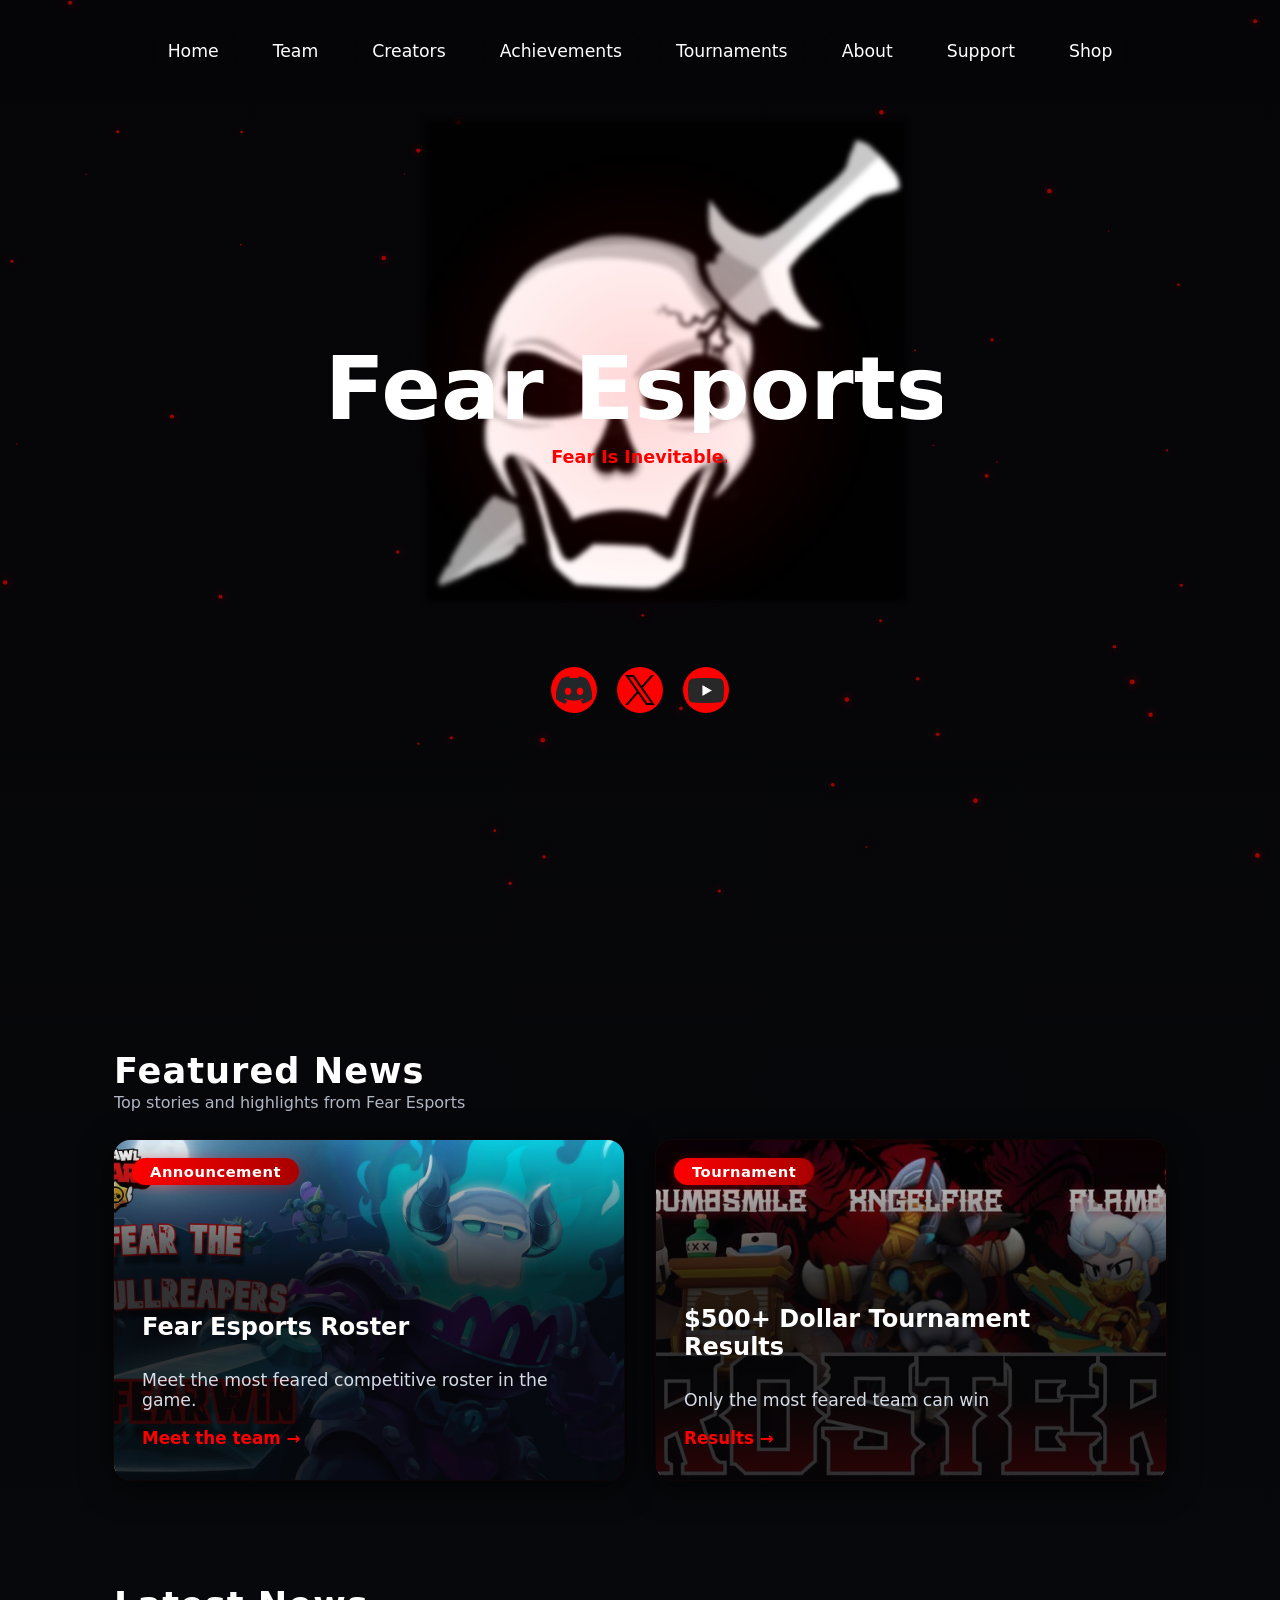
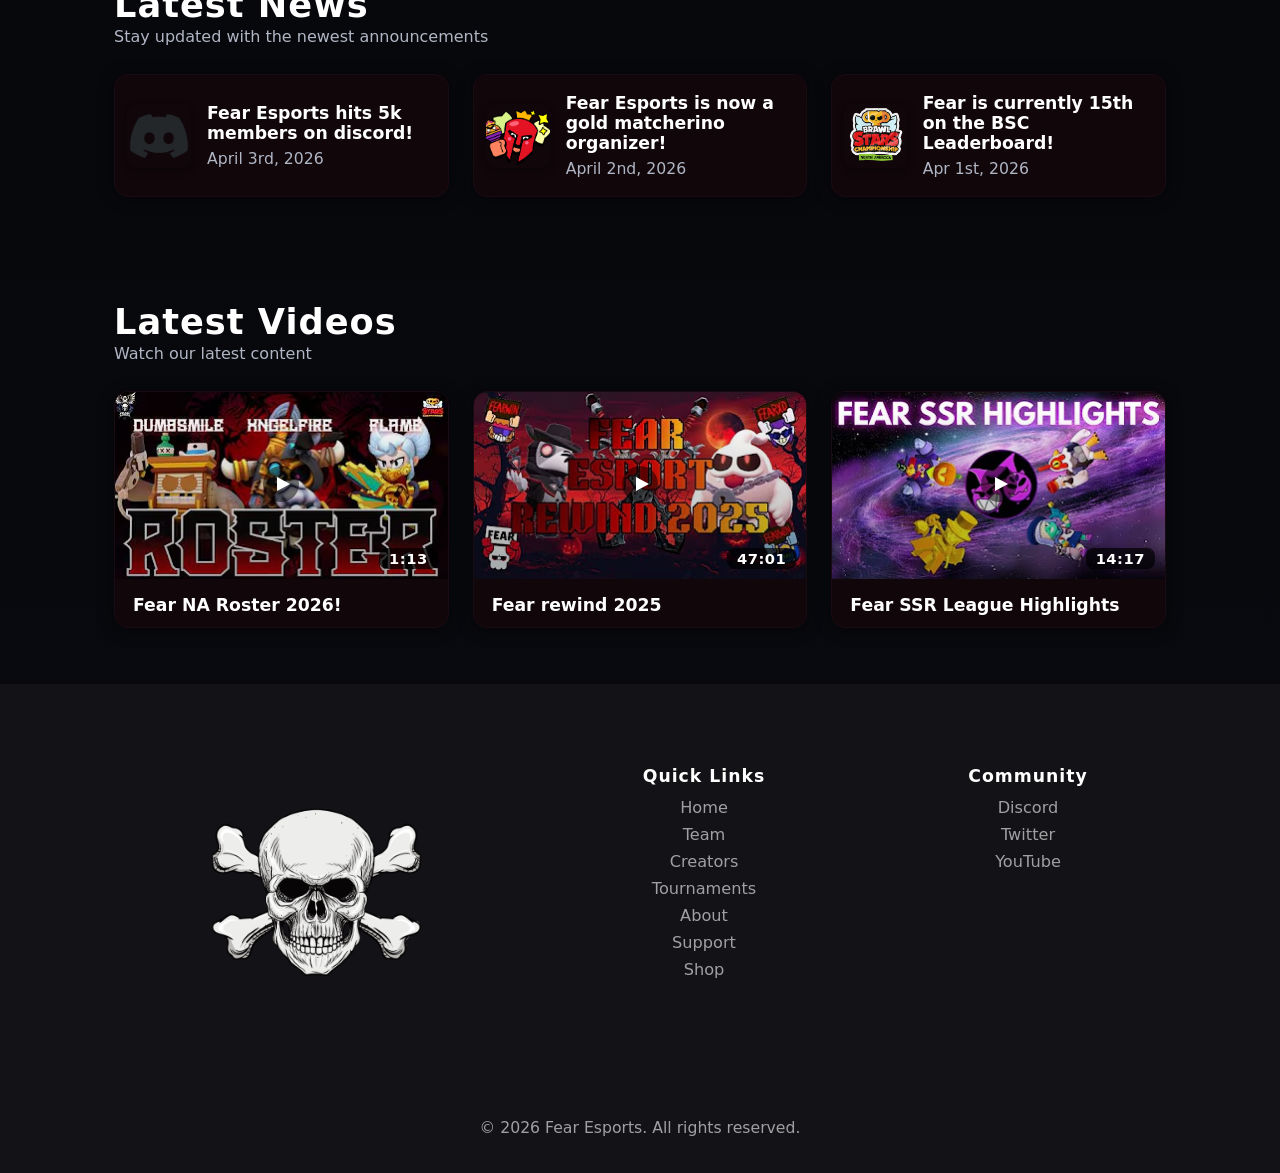
<file: index.html>
<!doctype html>
    <html lang="en">
    <head>
         <link rel="stylesheet" href="style.css">
        <meta charset="utf-8" />
        <meta name="viewport" content="width=device-width,initial-scale=1" />
    </head>
    <body>
        <canvas id="particles"></canvas>
        <header>
            <nav>
                <a href="index.html">Home</a>
                <a href="team.html">Team</a>
                <a href="creators.html">Creators</a>
                <a href="achievements.html">Achievements</a>
                <a href="tournaments.html">Tournaments</a>
                <a href="about.html">About</a>
                <a href="https://www.paypal.com/paypalme/FearEsportsOfficial?country.x=US&locale.x=en_US" target="_blank">Support</a>
                <a href="shop.html">Shop</a>
                
            </nav>
        </header>
 <img src="newskull.jpg" class="bg-skull">
        <main>
        <canvas id="particles"></canvas>   
        
        <section class="welcomelogo-section">
                       
                        <h1 class="welcomelogo">Fear Esports</h1>
                        <p class="catchphrase">Fear Is Inevitable.</p>
                        <div class="quick-socials">
                            <a href="https://discord.gg/6zn6gR9SNB" target="_blank" class="quick-social" aria-label="Discord">
                                
                                <img id = "discord-logo" src="discordlogo.png">
                            </a>
                            <a href="https://x.com/FearEsportsAcc" target="_blank" class="quick-social" aria-label="Twitter">
                                <img id = "twitter-logo" src="xlogo.png">
                            </a>
                            <a href="https://www.youtube.com/@OfficialFearEsports" target="_blank" class="quick-social" aria-label="YouTube">
                                <img id = "youtube-logo" src="youtubelogo.png">
                            </a>
                        </div>
        </section>
        </main>

        <!-- this is the featured section ill prob just keep this the same but up to you -->
        <section class="esports-section">
            <div class="section-header">
                <div>
                    <h2>Featured News</h2>
                    <p class="section-subtitle">Top stories and highlights from Fear Esports</p>
                </div>
                    <!-- <a href="https://www.youtube.com/@OfficialFearEsports" target="_blank" class="view-all">View All →</a> -->
            </div>
            <div class="featured-news-row">
                <div class="featured-card" style="background-image:url('fear\ esports\ win.png')">
                    <div class="featured-gradient"></div>
                    <span class="category-tag">Announcement</span>
                    <div class="featured-content">
                        <h3 class="featured-title">Fear Esports Roster</h3>
                        <p class="featured-desc">Meet the most feared competitive roster in the game.</p>
                        <a href="team.html" class="read-story">Meet the team →</a>
                    </div>
                </div>
                <div class="featured-card" style="background-image:url('rooster\ but\ better\ quality.avif')">
                    <div class="featured-gradient"></div>
                    <span class="category-tag">Tournament</span>
                    <div class="featured-content">
                        <h3 class="featured-title">$500+ Dollar Tournament Results</h3>
                        <p class="featured-desc">Only the most feared team can win</p>
                        <a href="https://matcherino.com/t/fear5k" target="_blank" class="read-story">Results →</a>
                    </div>
                </div>
            </div>
        </section>












        <!-- hi chicken this is the news section you can change the lastest news here to announce tourmanets or smth -->
        <section class="esports-section">
            <div class="section-header">
                <div>
                    <h2>Latest News</h2>
                    <p class="section-subtitle">Stay updated with the newest announcements</p>
                </div>
                   <!-- <a href="https://www.youtube.com/@OfficialFearEsports" target="_blank" class="view-all">View All →</a> -->
            </div>
            <div class="latest-news-grid">
                <div class="news-card">
                    <img src="discordlogo.png" alt="News 1" class="news-thumb">
                    <div class="news-info">
                        <h4 class="news-title">Fear Esports hits 5k members on discord!</h4>
                        <span class="news-date"> April 3rd, 2026 </span>
                    </div>
                </div>
                <div class="news-card">
                    <img src="mandy-winner-pin.png" alt="News 2" class="news-thumb">
                    <div class="news-info">
                        <h4 class="news-title">Fear Esports is now a gold matcherino organizer!</h4>
                        <span class="news-date"> April 2nd, 2026 </span>
                    </div>
                </div>
                <div class="news-card">
                    <img src="na-logo.webp" alt="News 3" class="news-thumb">
                    <div class="news-info">
                        <h4 class="news-title">Fear is currently 15th on the BSC Leaderboard!</h4>
                        <span class="news-date">Apr 1st, 2026</span>
                    </div>
                </div>
            </div>
        </section>











        <!-- hi chicken this is the video section feel free to add or remove videos from here-->
        <section class="esports-section">
            <div class="section-header">
                <div>
                    <h2>Latest Videos</h2>
                    <p class="section-subtitle">Watch our latest content</p>
                </div>
             <!-- <a href="https://www.youtube.com/@OfficialFearEsports" target="_blank" class="view-all">View All →</a> -->
            </div>
            <div class="videos-grid">
                <a class="video-card" href="https://www.youtube.com/watch?v=LIca8A2moYs" target="_blank" rel="noopener">
                    <div class="video-thumb-wrap">
                        <img src="meettherostervideo.avif" alt="Video 1" class="video-thumb">
                        <span class="video-play"><svg width="38" height="38" viewBox="0 0 38 38"><circle cx="19" cy="19" r="18" fill="rgba(0,0,0,0.5)"/><polygon points="15,12 28,19 15,26" fill="#fff"/></svg></span>
                        <span class="video-duration">1:13</span>
                        <div class="video-overlay"></div>
                    </div>
                    <div class="video-title">Fear NA Roster 2026!</div>
                </a>
                <a class="video-card" href="https://www.youtube.com/watch?v=mcjmhbaSdhI&t=3s" target="_blank" rel="noopener">
                    <div class="video-thumb-wrap">
                        <img src="rewind2025video.avif" alt="Video 2" class="video-thumb">
                        <span class="video-play"><svg width="38" height="38" viewBox="0 0 38 38"><circle cx="19" cy="19" r="18" fill="rgba(0,0,0,0.5)"/><polygon points="15,12 28,19 15,26" fill="#fff"/></svg></span>
                        <span class="video-duration">47:01</span>
                        <div class="video-overlay"></div>
                    </div>
                    <div class="video-title">Fear rewind 2025</div>
                </a>
                <a class="video-card" href="https://www.youtube.com/watch?v=0oEsxmphYjw" target="_blank" rel="noopener">
                    <div class="video-thumb-wrap">
                        <img src="fearss.avif" alt="Video 3" class="video-thumb">
                        <span class="video-play"><svg width="38" height="38" viewBox="0 0 38 38"><circle cx="19" cy="19" r="18" fill="rgba(0,0,0,0.5)"/><polygon points="15,12 28,19 15,26" fill="#fff"/></svg></span>
                        <span class="video-duration">14:17</span>
                        <div class="video-overlay"></div>
                    </div>
                    <div class="video-title">Fear SSR League Highlights</div>
                </a>
            </div>
        </section>

        <footer>
             <footer class="esports-footer">
                    <div class="footer-main">
                        <div class="footer-col brand-col">
                            <img src="skull.png" alt="Footer Logo or Banner" style="max-width:250px;display:block;margin:0 auto 30px auto;"> 
                        </div>
                        <div class="footer-col">
                            <div class="footer-title">Quick Links</div>
                            <ul class="footer-links">
                            <li><a href="index.html">Home</a></li>
                            <li><a href="team.html">Team</a></li>
                            <li><a href="creators.html">Creators</a></li>
                            <li><a href="tournaments.html">Tournaments</a></li>
                            <li><a href="about.html">About</a></li>
                            <li><a href="support.html">Support</a></li>
                            <li><a href="shop.html">Shop</a></li>
                            </ul>
                        </div>
                    
                        <div class="footer-col">
                            <div class="footer-title">Community</div>
                            <ul class="footer-links">
                                <li><a href="https://discord.gg/6zn6gR9SNB" target="_blank" rel="noopener">Discord</a></li>
                                <li><a href="https://x.com/FearEsportsAcc" target="_blank" rel="noopener">Twitter</a></li>
                                <li><a href="https://www.youtube.com/@OfficialFearEsports" target="_blank" rel="noopener">YouTube</a></li>
                            </ul>
                        </div>
                    </div>
                    <div class="footer-bottom-bar">
                        <div class="footer-bottom-content">
                            <span class="footer-copyright">© 2026 Fear Esports. All rights reserved.</span>
                            <span class="footer-legal">
                    
                            </span>
                        </div>
                    </div>
           
            
    </footer>
                
          <div id="shop-modal" class="modal" style="display:none;">
            <div class="modal-content">
                <span class="close" id="close-modal">&times;</span>
                <h2>WIP</h2>
                <p>This site is under construction</p>
            </div>
        </div>

    <script src="scripts.js"></script>
    </body>
    </html>
</file>
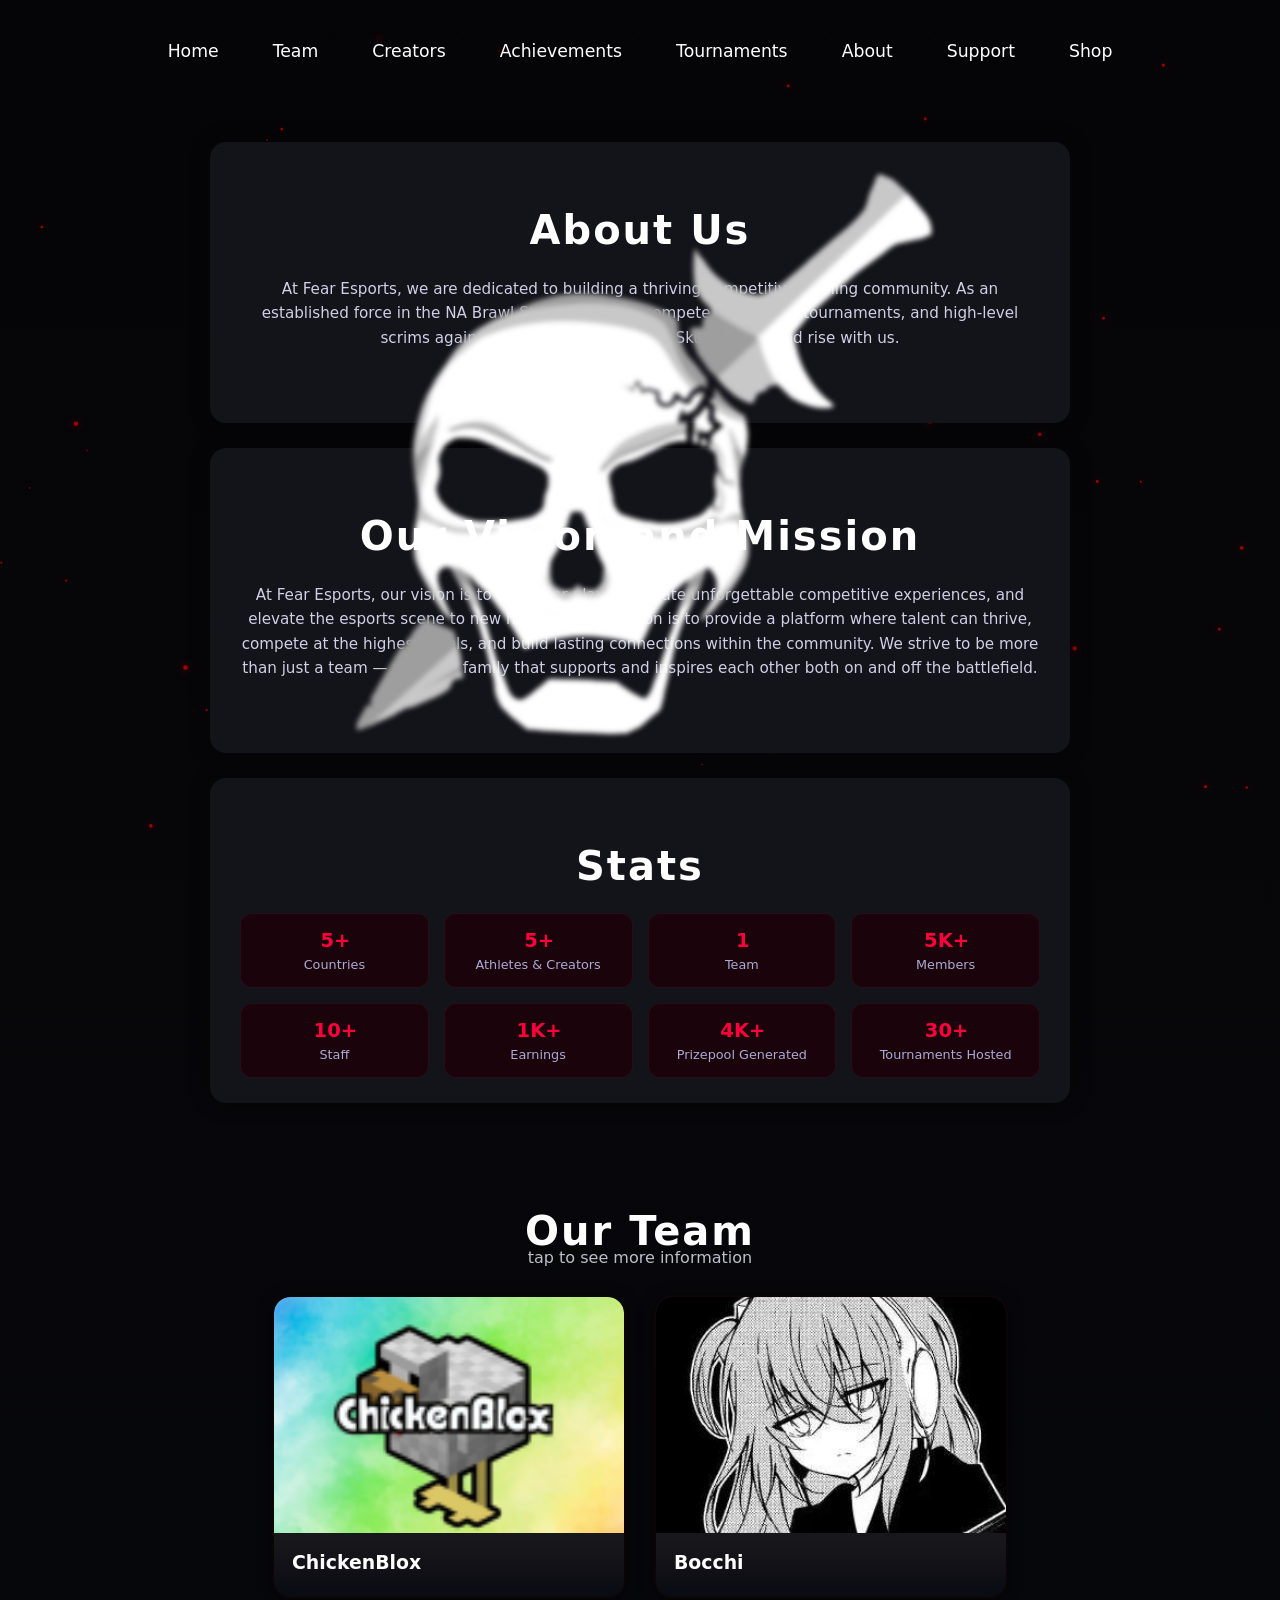
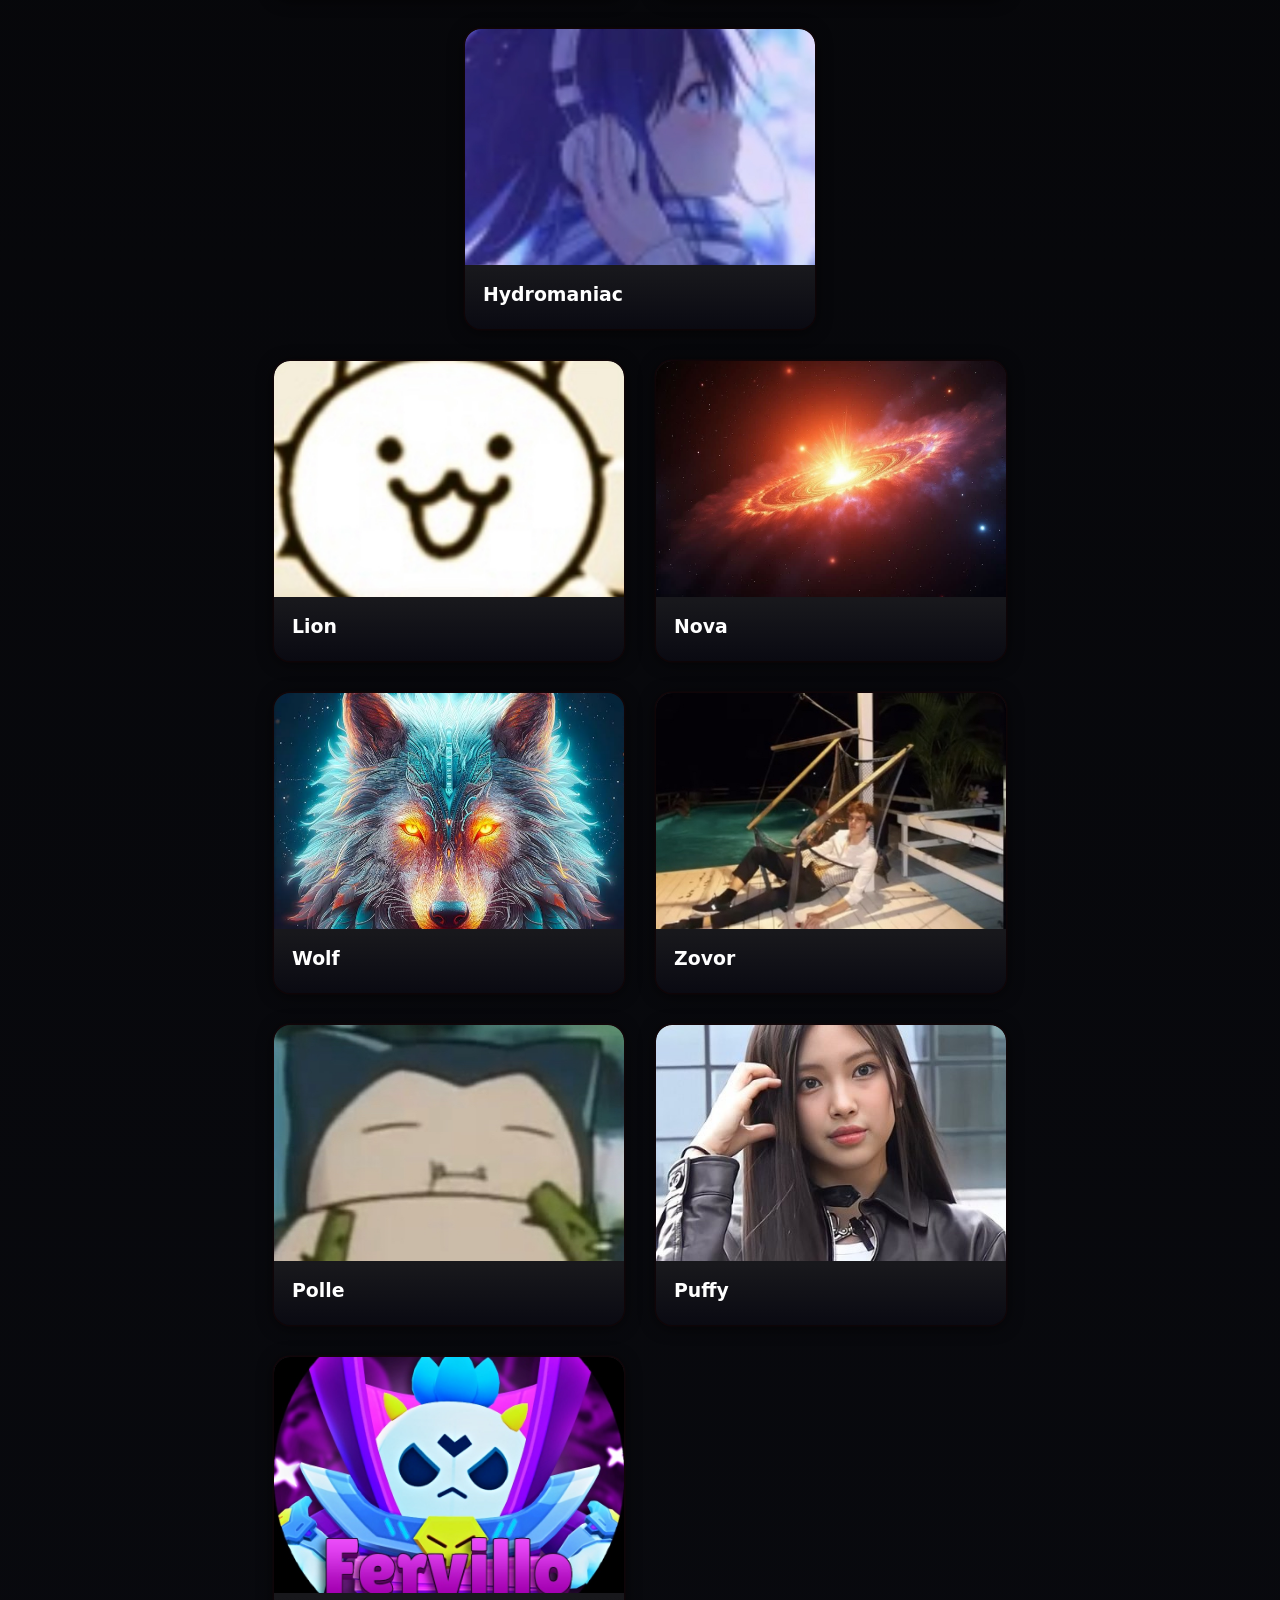
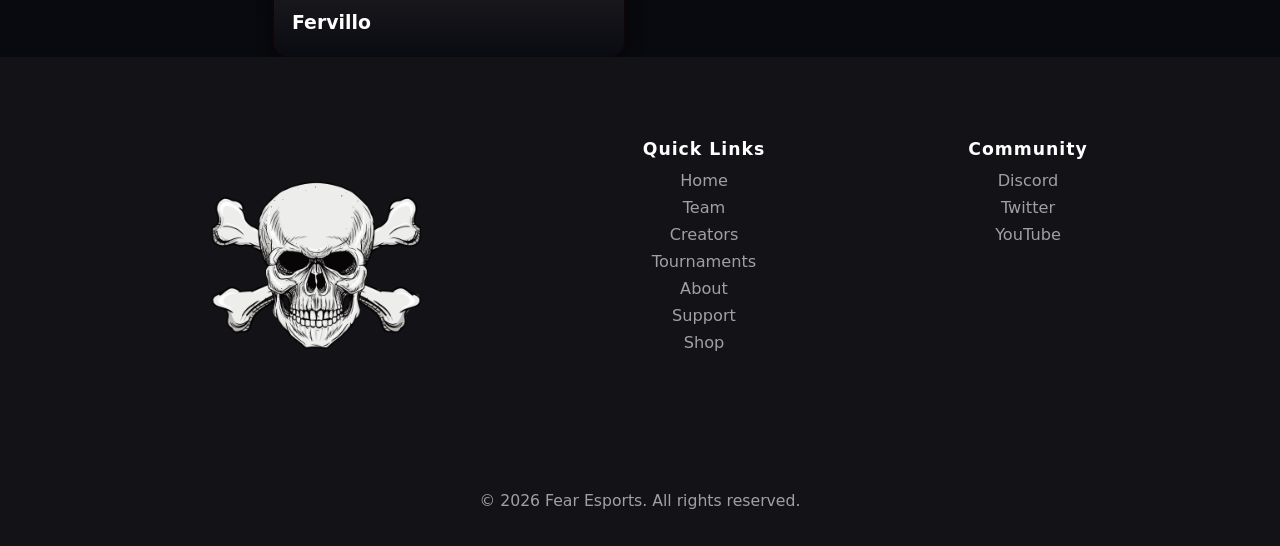
<file: about.html>
<!doctype html>
    <html lang="en">
    <head>
         <link rel="stylesheet" href="style.css">
        <meta charset="utf-8" />
        <meta name="viewport" content="width=device-width,initial-scale=1" />
        <title>About - Fear Esports</title>
    </head>
    <body>
        <canvas id="particles"></canvas>
        <header>
               
            <nav>
                <a href="index.html">Home</a>
                <a href="team.html">Team</a>
                <a href="creators.html">Creators</a>
                <a href="achievements.html">Achievements</a>
                <a href="tournaments.html">Tournaments</a>
                <a href="about.html">About</a>
                 <a href="https://www.paypal.com/paypalme/FearEsportsOfficial?country.x=US&locale.x=en_US" target="_blank">Support</a>
                <a href="shop.html">Shop</a>
            </nav>
        </header>
 




          <main>
                <canvas id="particles"></canvas>
      
               <img src="skull2.webp" class="bg-skull2">

   
            <section class="about-cards-section">
       <div class="about-container">

    <div class="about-section">
        <h2 class="about-title">About Us</h2>
        <p class="about-description">
            At Fear Esports, we are dedicated to building a thriving competitive gaming community. As an established force in the NA Brawl Stars scene, we compete in leagues, tournaments, and high-level scrims against top-tier teams. Join the Skullreapers and rise with us.
        </p>
    </div>

    <div class="about-section">
        <h2 class="about-title">Our Vision and Mission</h2>
        <p class="about-description">
          At Fear Esports, our vision is to empower players, create unforgettable competitive experiences, and elevate the esports scene to new heights. Our mission is to provide a platform where talent can thrive, compete at the highest levels, and build lasting connections within the community. We strive to be more than just a team — we are a family that supports and inspires each other both on and off the battlefield.
    </p>
        </p>
    </div>

    <div class="about-section">
        <h2 class="about-title">Stats</h2>
  <div class="stats-grid">

            <div class="stat-box">

                <div class="stat-number">5+</div>

                <div class="stat-label">Countries</div>

            </div>

            <div class="stat-box">

                <div class="stat-number">5+</div>

                <div class="stat-label">Athletes & Creators</div>

            </div>

            <div class="stat-box">

                <div class="stat-number">1</div>

                <div class="stat-label">Team</div>

            </div>

            <div class="stat-box">

                <div class="stat-number">5K+</div>

                <div class="stat-label">Members</div>

            </div>

            <div class="stat-box">

                <div class="stat-number">10+</div>

                <div class="stat-label">Staff</div>

            </div>

            <div class="stat-box">

                <div class="stat-number">1K+</div>

                <div class="stat-label">Earnings</div>

            </div>

            <div class="stat-box">

                <div class="stat-number">4K+</div>

                <div class="stat-label">Prizepool Generated</div>

            </div>

            <div class="stat-box">

                <div class="stat-number">30+</div>

                <div class="stat-label">Tournaments Hosted</div>

            </div> 

            </div>

        </div>

    </div>



</div>

            </section>







            <section class="admin-section">
                <h2 class="about-title">Our Team</h2>
                <p style="text-align: center; position: relative; top: -30px;">tap to see more information</p>


                
            <!-- Roles 
                <span class="team-card-roleabout COO">Owner</span>
                <span class="team-card-roleabout NAManager">NA Manager</span>
                <span class="team-card-roleabout SocialMediaManager">Social Media Manager</span>
                <span class="team-card-roleabout HeadofTournamentManagement">Head of Tournament Management</span>
                <span class="team-card-roleabout EUManager">EU Manager</span>
                <span class="team-card-roleabout EventsOrganizer">Events Organizer</span>
                <span class="team-card-roleabout HeadofContentCreation">Head of Content Creation</span>
                <span class="team-card-roleabout APACManager">APAC Manager</span>
                <span class="team-card-roleabout TournamentAdmin">Tournament Admin</span>
                <span class="team-card-roleabout HeadofTicketSupport">Head of Ticket Support</span>
                <span class="team-card-roleabout OutreachManager">Outreach Manager</span>
                <span class="team-card-roleabout HeadofActivityManagement">Head of Activity Management</span>
                <span class="team-card-roleabout AEO">AEO</span>
                <span class="team-card-roleabout HeadofBranding">Head of Branding</span>
            -->
                <div class="team-cards-grid admin-cards-grid">
                    <div class="team-card" tabindex="0">
                        <div class="team-card-inner">
                            <div class="team-card-front">
                                <div class="team-card-img-wrap">
                                    <img src="ChickenBlox.png" alt="Admin 1" class="team-card-img">
                                    <div class="team-card-img-gradient"></div>
                                </div>
                                <div class="team-card-info">
                                    <div class="team-card-name">ChickenBlox</div>
                                 
                               
                                </div>
                            </div>
                            <div class="team-card-back">
                                <div class="team-card-back-content">
                                        <div class="team-card-roleabout-row">
                                            <span class="team-card-roleabout COO">Owner</span>
                                            <span class="team-card-roleabout NAManager">NA Manager</span>
                                            <span class="team-card-roleabout HeadofTournamentManagement">Head of Tournament Management</span>
                               
                                        </div>
                                
                                    <div class="team-card-socials">
                                    <a href="https://brawlytix.com/profile/2QLRUU208" target="_blank" class="team-card-social bs" aria-label="Twitter">BS</a>
                                    </div>
                                    <div class="team-card-desc">I fear the pain has just started</div>
                                </div>
                            </div>
                        </div>
                    </div>
                    <div class="team-card" tabindex="0">
                        <div class="team-card-inner">
                            <div class="team-card-front">
                                <div class="team-card-img-wrap">
                                    <img src="Boochi.jpg" alt="Admin 1" class="team-card-img">
                                    <div class="team-card-img-gradient"></div>
                                </div>
                                <div class="team-card-info">
                                    <div class="team-card-name">Bocchi</div>
                                    
                          
                                </div>
                            </div>
                            <div class="team-card-back">
                                <div class="team-card-back-content">
                                                    <span class="team-card-roleabout EUManager">EU Manager</span>
                <span class="team-card-roleabout EventsOrganizer">Events Organizer</span>
                                
                                    <div class="team-card-socials">
                                       <a href="https://brawlytix.com/profile/PQU9CRCYG" target="_blank" class="team-card-social bs" aria-label="Twitter">BS</a>
                                    </div>
                                    <div class="team-card-desc">randomassquotethatiwillyoinkfromdiscord</div>
                                </div>
                            </div>
                        </div>
                    </div>
                         <div class="team-card" tabindex="0">
                        <div class="team-card-inner">
                            <div class="team-card-front">
                                <div class="team-card-img-wrap">
                                    <img src="Hydromaniac.png" alt="Admin 1" class="team-card-img">
                                    <div class="team-card-img-gradient"></div>
                                </div>
                                <div class="team-card-info">
                                    <div class="team-card-name">Hydromaniac</div>
                                    
                          
                                </div>
                            </div>
                            <div class="team-card-back">
                                <div class="team-card-back-content">
                                               <span class="team-card-roleabout HeadofContentCreation">Head of Content Creation</span>
                                
                                    <div class="team-card-socials">
                                      <a href="https://brawlytix.com/profile/2JLG9PQUOY" target="_blank" class="team-card-social bs" aria-label="Twitter">BS</a>
                                    </div>
                                    <div class="team-card-desc">Life is a lemon, if you take a singular bite it seems sour, take enough bites and it starts to get sweet</div>
                                </div>
                            </div>
                        </div>
                    </div>
                    <div class="team-card" tabindex="0">
                        <div class="team-card-inner">
                            <div class="team-card-front">
                                <div class="team-card-img-wrap">
                                    <img src="Lion.png" alt="Admin 1" class="team-card-img">
                                    <div class="team-card-img-gradient"></div>
                                </div>
                                <div class="team-card-info">
                                    <div class="team-card-name">Lion</div>
                                    
                          
                                </div>
                            </div>
                            <div class="team-card-back">
                                <div class="team-card-back-content">
                                                <span class="team-card-roleabout APACManager">APAC Manager</span>
                                                          <span class="team-card-roleabout TournamentAdmin">Tournament Admin</span>
                                                                    <span class="team-card-roleabout HeadofTicketSupport">Head of Ticket Support</span>
                                
                                    <div class="team-card-socials">
                                    <a href="https://brawlytix.com/profile/8RQ9YLQ9V" target="_blank" class="team-card-social bs" aria-label="Twitter">BS</a>
                                    </div>
                                    <div class="team-card-desc">I don't serve for fame, I serve to help</div>
                                </div>
                            </div>
                        </div>
                    </div>
                         <div class="team-card" tabindex="0">
                        <div class="team-card-inner">
                            <div class="team-card-front">
                                <div class="team-card-img-wrap">
                                    <img src="Nova.jpg" alt="Admin 1" class="team-card-img">
                                    <div class="team-card-img-gradient"></div>
                                </div>
                                <div class="team-card-info">
                                    <div class="team-card-name">Nova</div>         
                                </div>
                            </div>
                            <div class="team-card-back">
                                <div class="team-card-back-content">
                                               <span class="team-card-roleabout OutreachManager">Outreach Manager</span>
                                                     <span class="team-card-roleabout HeadofActivityManagement">Head of Activity Management</span>
                                
                                    <div class="team-card-socials">
                                   <a href="https://brawlytix.com/profile/2LQG2PVPOU" target="_blank" class="team-card-social bs" aria-label="Twitter">BS</a>
                                    </div>
                                    <div class="team-card-desc">Death of a star</div>
                                </div>
                            </div>
                        </div>
                    </div>
                         <div class="team-card" tabindex="0">
                        <div class="team-card-inner">
                            <div class="team-card-front">
                                <div class="team-card-img-wrap">
                                    <img src="Rostervviof.png" alt="Admin 1" class="team-card-img">
                                    <div class="team-card-img-gradient"></div>
                                </div>
                                <div class="team-card-info">
                                    <div class="team-card-name">Wolf</div>
                                    
                          
                                </div>
                            </div>
                            <div class="team-card-back">
                                <div class="team-card-back-content">
                                              <span class="team-card-roleabout NAManager">NA Manager</span>
                                
                                    <div class="team-card-socials">
                                       <a href="https://brawlytix.com/profile/PCLQPQC9J" target="_blank" class="team-card-social bs" aria-label="Twitter">BS</a>
                                    </div>
                                    <div class="team-card-desc">Twilight now shines where shadows once were</div>
                                </div>
                            </div>
                        </div>
                    </div>
                         <div class="team-card" tabindex="0">
                        <div class="team-card-inner">
                            <div class="team-card-front">
                                <div class="team-card-img-wrap">
                                    <img src="zovor.png" alt="Admin 1" class="team-card-img">
                                    <div class="team-card-img-gradient"></div>
                                </div>
                                <div class="team-card-info">
                                    <div class="team-card-name">Zovor</div>
                                    
                          
                                </div>
                            </div>
                            <div class="team-card-back">
                                <div class="team-card-back-content">
                                                <span class="team-card-roleabout AEO">AEO</span>
                                                         <span class="team-card-roleabout APACManager">APAC Manager</span>
                                                         <span class="team-card-roleabout HeadofBranding">Head of Branding</span>
                                
                                    <div class="team-card-socials">
                                       <a href="https://brawlytix.com/profile/2L2CJVG20" target="_blank" class="team-card-social bs" aria-label="Twitter">BS</a>
                                    </div>
                                    <div class="team-card-desc">You’ll meet a lot of stupid people in life that you will need to ignore</div>
                                </div>
                            </div>
                        </div>
                    </div>
                         <div class="team-card" tabindex="0">
                        <div class="team-card-inner">
                            <div class="team-card-front">
                                <div class="team-card-img-wrap">
                                    <img src="Polle.png" alt="Admin 1" class="team-card-img">
                                    <div class="team-card-img-gradient"></div>
                                </div>
                                <div class="team-card-info">
                                    <div class="team-card-name">Polle</div>
                                    
                          
                                </div>
                            </div>
                            <div class="team-card-back">
                                <div class="team-card-back-content">
                                      <span class="team-card-roleabout TournamentAdmin">Tournament Admin</span>
                                
                                    <div class="team-card-socials">
                                       <a href="https://brawlytix.com/profile/9YQURLYU" target="_blank" class="team-card-social bs" aria-label="Twitter">BS</a>
                                    </div>
                                    <div class="team-card-desc">i am eepy</div>
                                </div>
                            </div>
                        </div>
                    </div>
                         <div class="team-card" tabindex="0">
                        <div class="team-card-inner">
                            <div class="team-card-front">
                                <div class="team-card-img-wrap">
                                    <img src="Puffy.png" alt="Admin 1" class="team-card-img">
                                    <div class="team-card-img-gradient"></div>
                                </div>
                                <div class="team-card-info">
                                    <div class="team-card-name">Puffy</div>
                                    
                          
                                </div>
                            </div>
                            <div class="team-card-back">
                                <div class="team-card-back-content">
                                      <span class="team-card-roleabout TournamentAdmin">Tournament Admin</span>
                                                   <span class="team-card-roleabout NAManager">NA Manager</span>
                                
                                    <div class="team-card-socials">
                                   <a href="https://brawlytix.com/profile/L20GJJURY" target="_blank" class="team-card-social bs" aria-label="Twitter">BS</a>
                                    </div>
                                    <div class="team-card-desc">Stay afraid, but do it anyway. What's important is the action.</div>
                                </div>
                            </div>
                        </div>
                    </div>
                         <div class="team-card" tabindex="0">
                        <div class="team-card-inner">
                            <div class="team-card-front">
                                <div class="team-card-img-wrap">
                                    <img src="Fervillo.png" alt="Admin 1" class="team-card-img">
                                    <div class="team-card-img-gradient"></div>
                                </div>
                                <div class="team-card-info">
                                    <div class="team-card-name">Fervillo</div>
                                    
                          
                                </div>
                            </div>
                            <div class="team-card-back">
                                <div class="team-card-back-content">
                                                 <span class="team-card-roleabout TournamentAdmin">Tournament Admin</span>
                                
                                    <div class="team-card-socials">
                            <a href="https://brawlytix.com/profile/8222C9809" target="_blank" class="team-card-social bs" aria-label="Twitter">BS</a>
                                    </div>
                                    <div class="team-card-desc">Be happy with what you have today, because tomorrow you might lose it</div>
                                </div>
                            </div>
                        </div>
                    </div>


                    

                </div>
            </section>
        </main>







        
               <footer>
             <footer class="esports-footer">
                    <div class="footer-main">
                        <div class="footer-col brand-col">
                            <img src="skull.png" alt="Footer Logo or Banner" style="max-width:250px;display:block;margin:0 auto 30px auto;"> 
                        </div>
                        <div class="footer-col">
                            <div class="footer-title">Quick Links</div>
                            <ul class="footer-links">
                            <li><a href="index.html">Home</a></li>
                            <li><a href="team.html">Team</a></li>
                            <li><a href="creators.html">Creators</a></li>
                            <li><a href="tournaments.html">Tournaments</a></li>
                            <li><a href="about.html">About</a></li>
                            <li><a href="support.html">Support</a></li>
                            <li><a href="shop.html">Shop</a></li>
                            </ul>
                        </div>
                    
                        <div class="footer-col">
                            <div class="footer-title">Community</div>
                            <ul class="footer-links">
                                <li><a href="https://discord.gg/6zn6gR9SNB" target="_blank" rel="noopener">Discord</a></li>
                                <li><a href="https://x.com/FearEsportsAcc" target="_blank" rel="noopener">Twitter</a></li>
                                <li><a href="https://www.youtube.com/@OfficialFearEsports" target="_blank" rel="noopener">YouTube</a></li>
                            </ul>
                        </div>
                    </div>
                    <div class="footer-bottom-bar">
                        <div class="footer-bottom-content">
                            <span class="footer-copyright">© 2026 Fear Esports. All rights reserved.</span>
                            <span class="footer-legal">
                    
                            </span>
                        </div>
                    </div>
           
            
    </footer>
                
   <div id="shop-modal" class="modal" style="display:none;">
            <div class="modal-content">
                <span class="close" id="close-modal">&times;</span>
                <h2>WIP</h2>
                <p>This site is under construction</p>
            </div>
        </div>

    

    <script src="scripts.js"></script>
    </body>
    </html>
</file>
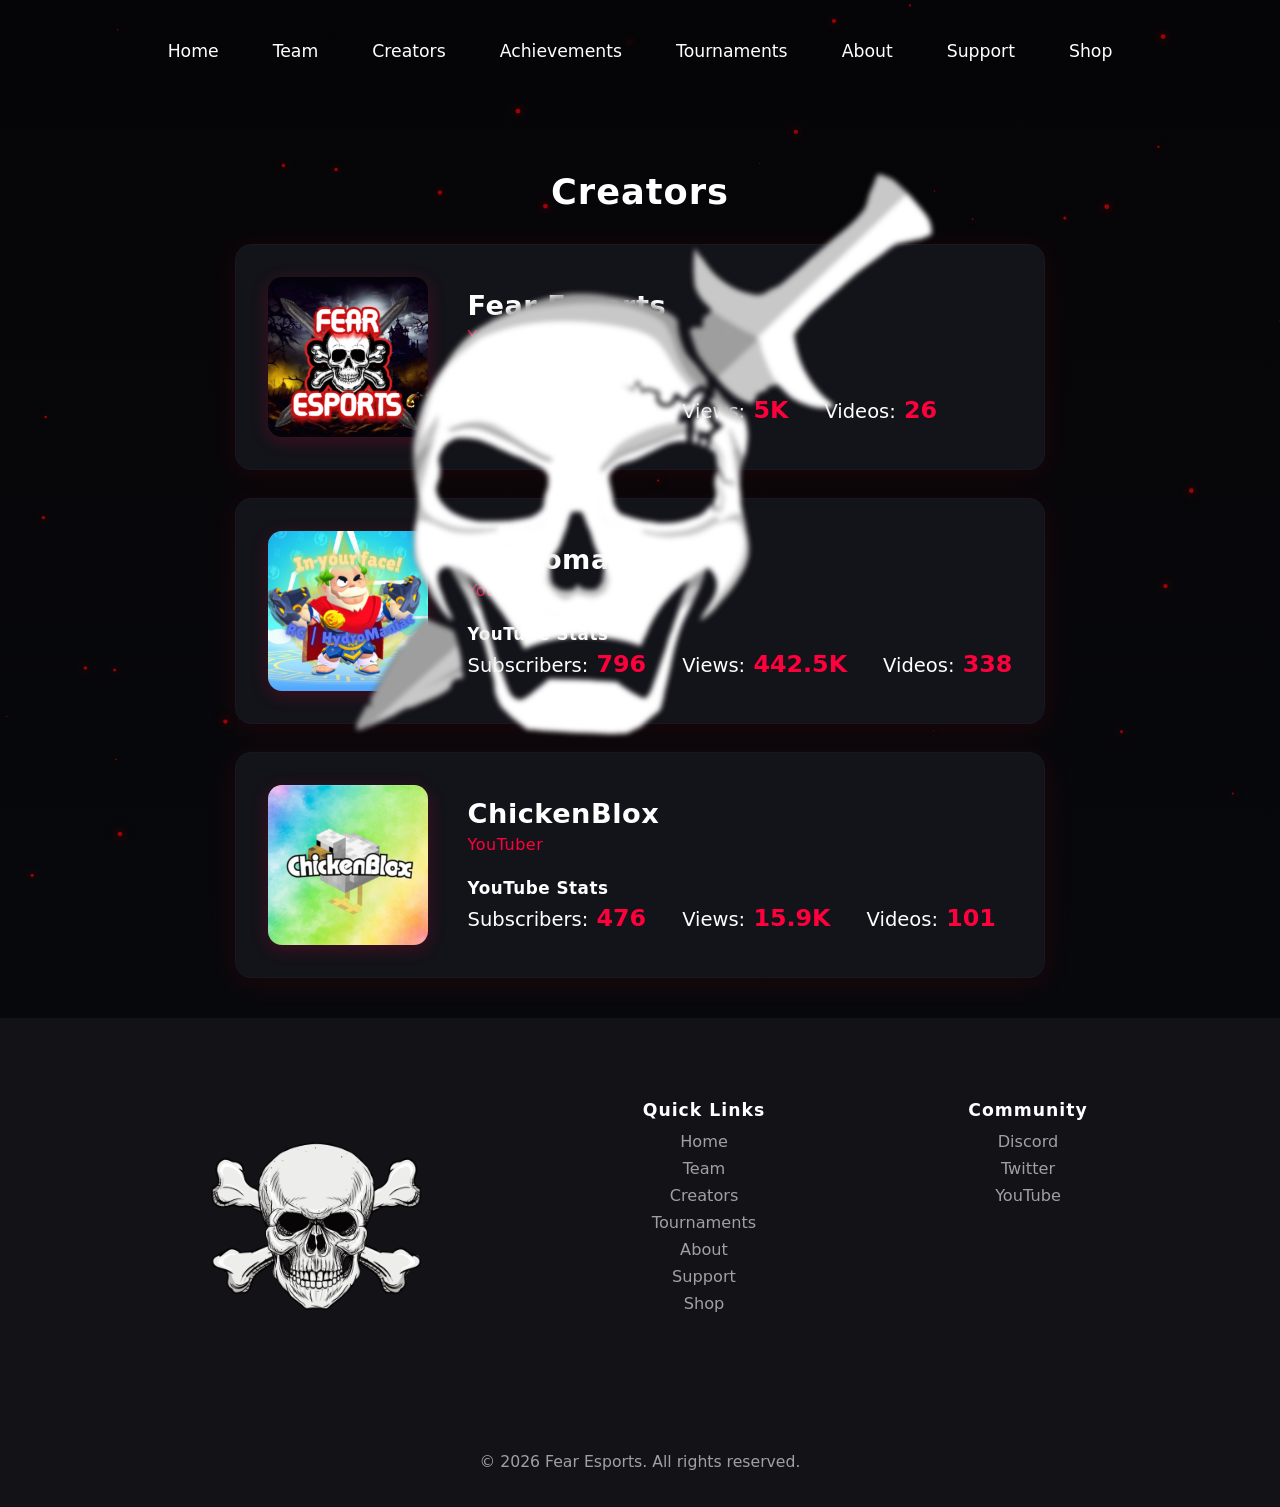
<file: creators.html>
<!doctype html>
    <html lang="en">
    <head>
         <link rel="stylesheet" href="style.css">
        <meta charset="utf-8" />
        <meta name="viewport" content="width=device-width,initial-scale=1" />
        <title>Creators - Fear Esports</title>
    </head>
    <body>
        <canvas id="particles"></canvas>
        <header>
    
            <nav>
                <a href="index.html">Home</a>
                <a href="team.html">Team</a>
                <a href="creators.html">Creators</a>
                <a href="achievements.html">Achievements</a>
                <a href="tournaments.html">Tournaments</a>
                <a href="about.html">About</a>
                 <a href="https://www.paypal.com/paypalme/FearEsportsOfficial?country.x=US&locale.x=en_US" target="_blank">Support</a>
                <a href="shop.html">Shop</a>
            </nav>
        </header>

        <main>
                  <img src="skull2.webp" class="bg-skull2">
             <canvas id="particles"></canvas>
           <section class="creators-section">
                <h2 class="creators-title">Creators</h2>
                
                <div class="creators-list">

                   <a class="creator-card" href="https://www.youtube.com/@OfficialFearEsports" target="_blank" rel="noopener">
                        <img src="fearesportsyoutube.jpg" alt="Creator 2" class="creator-img">
                        <div class="creator-content">
                            <div class="creator-header">
                                <span class="creator-name">Fear Esports</span>
                                <span class="creator-role">Youtuber</span>
                            </div>
                            <div class="creator-stats">
                                <span class="stats-label">YouTube Stats</span>
                                <div class="stats-row">
                                    <span>Subscribers: <span class="stat-number">289</span></span>
                                    <span>Views: <span class="stat-number">5K</span></span>
                                    <span>Videos: <span class="stat-number">26</span></span>
                                </div>
                            </div>
                        </div>
                    </a>

                     <a class="creator-card" href="https://www.youtube.com/@hydromaniacbrawl" target="_blank" rel="noopener">
                        <img src="Hydromaniacyoutube.jpg" alt="Creator 2" class="creator-img">
                        <div class="creator-content">
                            <div class="creator-header">
                                <span class="creator-name">Hydromaniac</span>
                                <span class="creator-role">Youtuber</span>
                            </div>
                            <div class="creator-stats">
                                <span class="stats-label">YouTube Stats</span>
                                <div class="stats-row">
                                    <span>Subscribers: <span class="stat-number">796</span></span>
                                    <span>Views: <span class="stat-number">442.5K</span></span>
                                    <span>Videos: <span class="stat-number">338</span></span>
                                </div>
                            </div>
                        </div>
                    </a>



                    <a class="creator-card" href="https://www.youtube.com/@ChickenBlox" target="_blank" rel="noopener">
                        <img src="chickenbloxyoutube.jpg" alt="Creator 1" class="creator-img">
                        <div class="creator-content">
                            <div class="creator-header">
                                <span class="creator-name">ChickenBlox</span>
                                <span class="creator-role">YouTuber</span>
                            </div>
                            <div class="creator-stats">
                                <span class="stats-label">YouTube Stats</span>
                                <div class="stats-row">
                                    <span>Subscribers: <span class="stat-number">476</span></span>
                                    <span>Views: <span class="stat-number">15.9K</span></span>
                                    <span>Videos: <span class="stat-number">101</span></span>
                                </div>
                            </div>
                        </div>
                    </a>



                  
                </div>
            </section>
        </main>
            <footer>
             <footer class="esports-footer">
                    <div class="footer-main">
                        <div class="footer-col brand-col">
                            <img src="skull.png" alt="Footer Logo or Banner" style="max-width:250px;display:block;margin:0 auto 30px auto;"> 
                        </div>
                        <div class="footer-col">
                            <div class="footer-title">Quick Links</div>
                            <ul class="footer-links">
                            <li><a href="index.html">Home</a></li>
                            <li><a href="team.html">Team</a></li>
                            <li><a href="creators.html">Creators</a></li>
                            <li><a href="tournaments.html">Tournaments</a></li>
                            <li><a href="about.html">About</a></li>
                            <li><a href="support.html">Support</a></li>
                            <li><a href="shop.html">Shop</a></li>
                            </ul>
                        </div>
                    
                        <div class="footer-col">
                            <div class="footer-title">Community</div>
                            <ul class="footer-links">
                                <li><a href="https://discord.gg/6zn6gR9SNB" target="_blank" rel="noopener">Discord</a></li>
                                <li><a href="https://x.com/FearEsportsAcc" target="_blank" rel="noopener">Twitter</a></li>
                                <li><a href="https://www.youtube.com/@OfficialFearEsports" target="_blank" rel="noopener">YouTube</a></li>
                            </ul>
                        </div>
                    </div>
                    <div class="footer-bottom-bar">
                        <div class="footer-bottom-content">
                            <span class="footer-copyright">© 2026 Fear Esports. All rights reserved.</span>
                            <span class="footer-legal">
                    
                            </span>
                        </div>
                    </div>
           
            
    </footer>
               
         <div id="shop-modal" class="modal" style="display:none;">
            <div class="modal-content">
                <span class="close" id="close-modal">&times;</span>
                <h2>WIP</h2>
                <p>we are working on the shop! (we dont have merch)</p>
            </div>
        </div>

    <script src="scripts.js"></script>
    <body>
           
    </body>
</file>
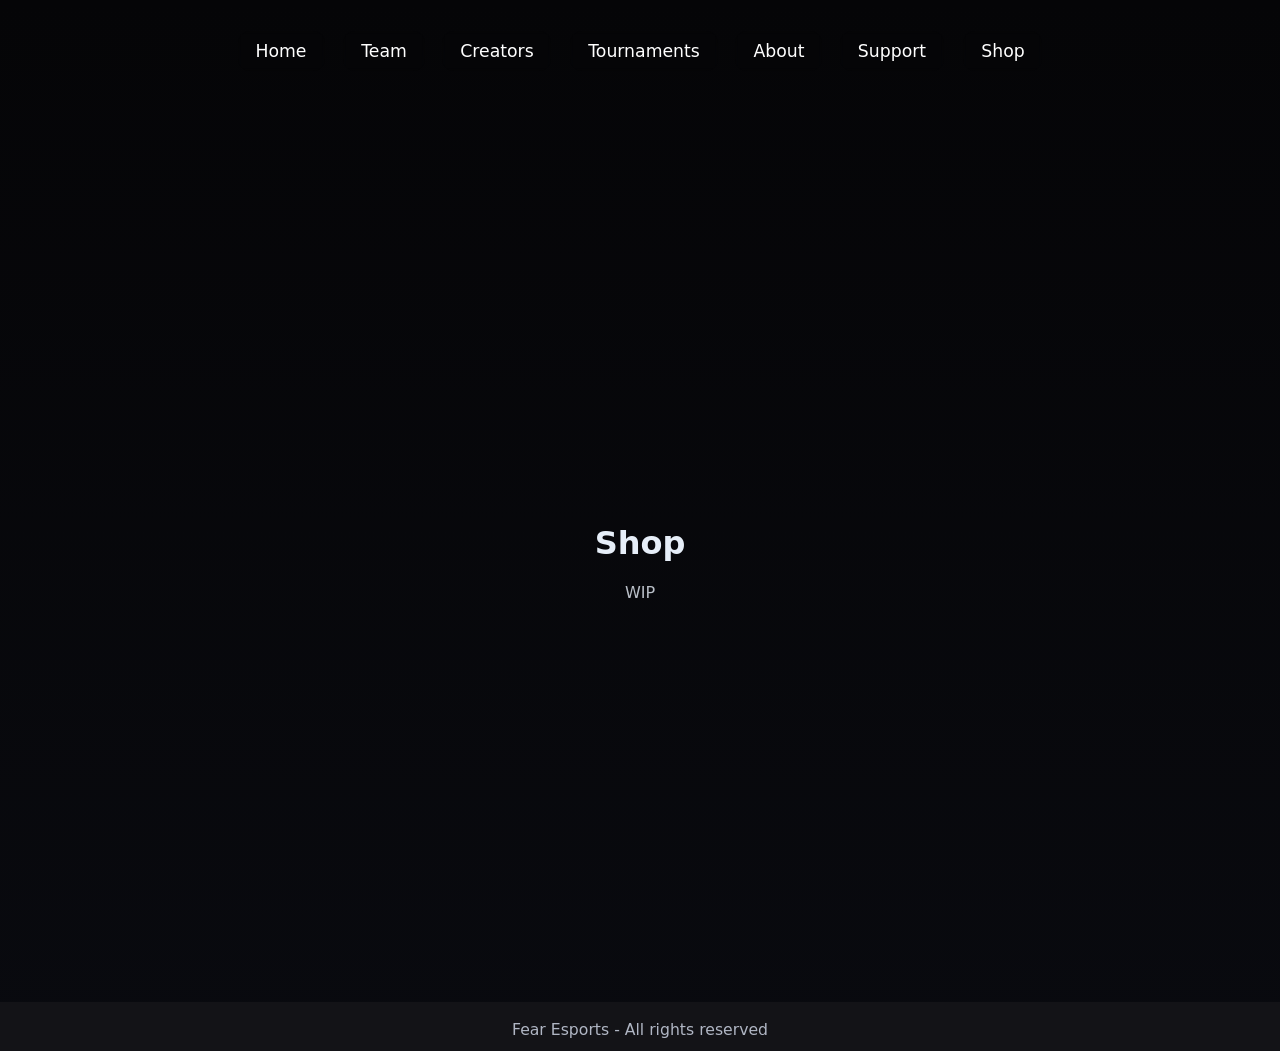
<file: shop.html>
<!doctype html>
    <html lang="en">
    <head>
         <link rel="stylesheet" href="style.css">
        <meta charset="utf-8" />
        <meta name="viewport" content="width=device-width,initial-scale=1" />
        <title>Shop - Fear Esports</title>
    </head>
    <body>
        
        <header>
          
            <nav>
                <a href="index.html">Home</a>
                <a href="team.html">Team</a>
                <a href="creators.html">Creators</a>
                <a href="tournaments.html">Tournaments</a>
                <a href="about.html">About</a>
                <a href="support.html">Support</a>
                <a href="shop.html">Shop</a>
            </nav>
        </header>

        <main>
      
            <h1>Shop</h1>
            <p>WIP</p>

            
        </main>
        <footer>
             Fear Esports - All rights reserved
               </footer>
         <div id="shop-modal" class="modal" style="display:none;">
            <div class="modal-content">
                <span class="close" id="close-modal">&times;</span>
                <h2>WIP</h2>
                <p>we are working on the shop! (we dont have merch)</p>
            </div>
        </div>

    <script src="scripts.js"></script>
    </body>
    </html>
</file>
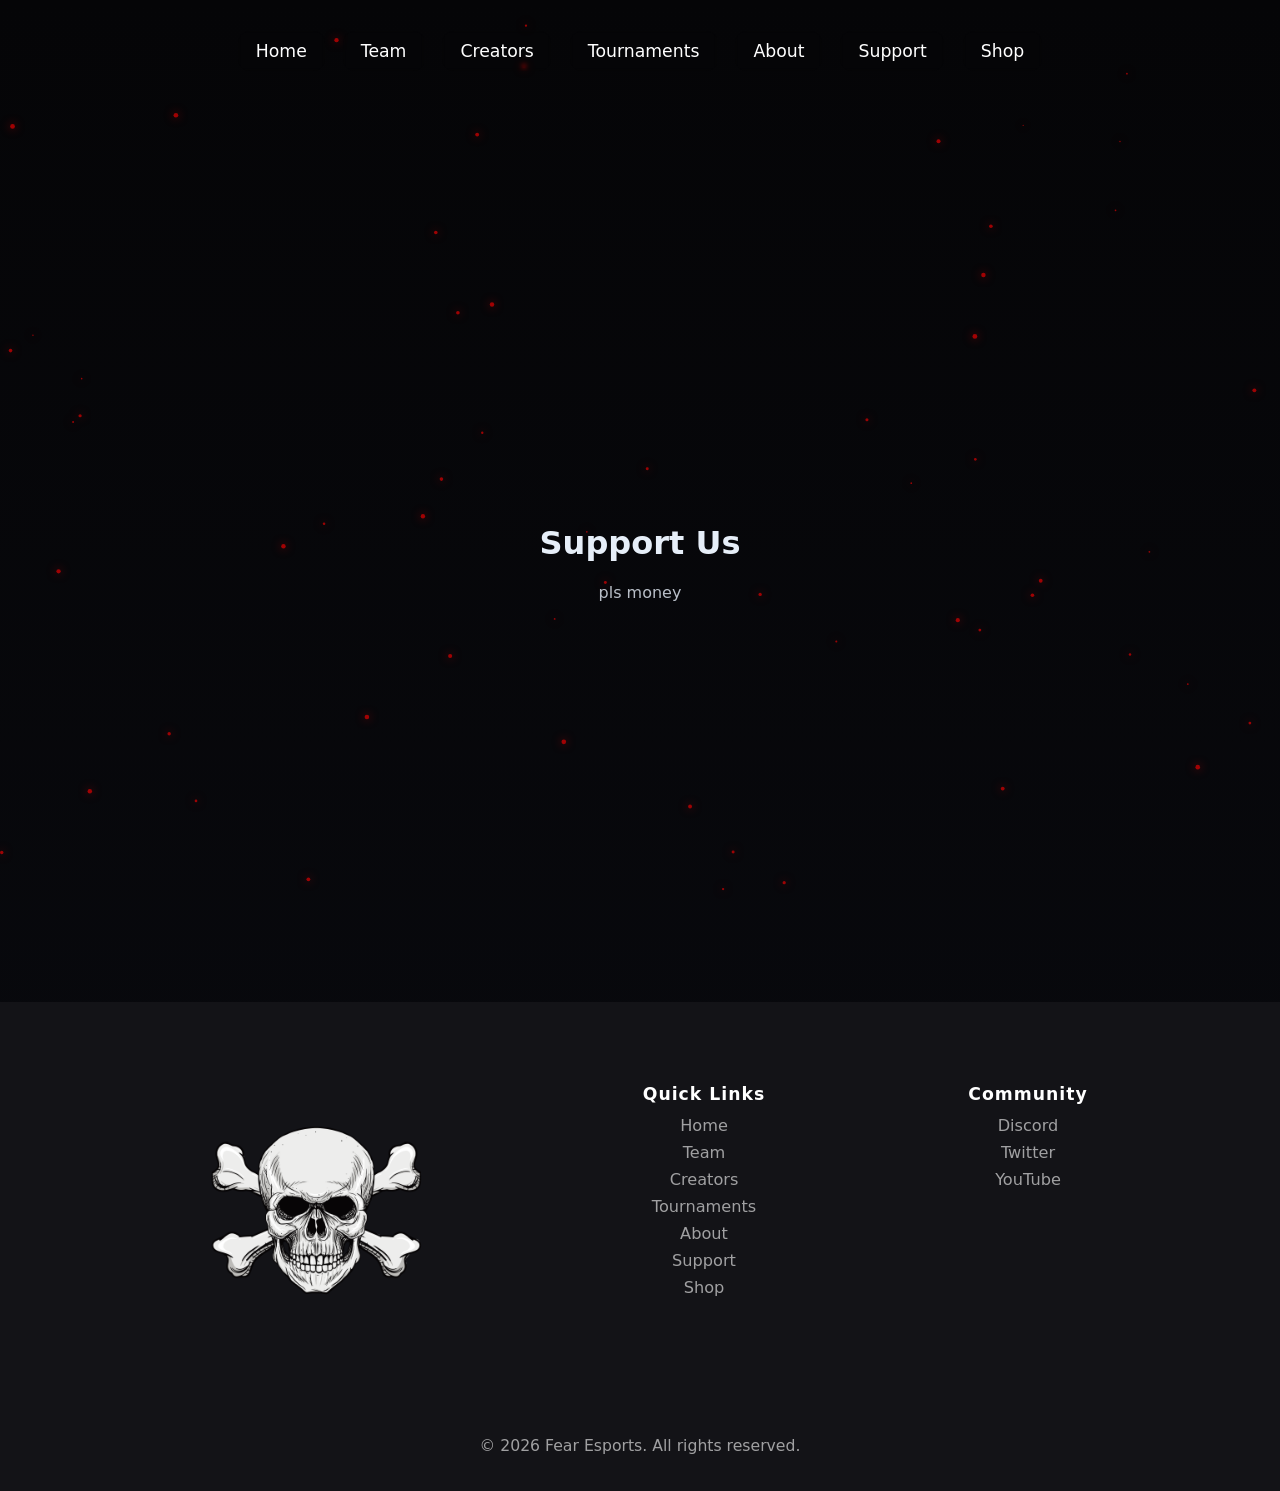
<file: support.html>
<!doctype html>
    <html lang="en">
    <head>
         <link rel="stylesheet" href="style.css">
        <meta charset="utf-8" />
        <meta name="viewport" content="width=device-width,initial-scale=1" />
        <title>Support - Fear Esports</title>
    </head>
    <body>
        <canvas id="particles"></canvas>
        <header>
       
            <nav>
                <a href="index.html">Home</a>
                <a href="team.html">Team</a>
                <a href="creators.html">Creators</a>
                <a href="tournaments.html">Tournaments</a>
                <a href="about.html">About</a>
                <a href="support.html">Support</a>
                <a href="shop.html">Shop</a>
            </nav>
        </header>

        <main>
             <canvas id="particles"></canvas>
            <h1>Support Us</h1>
            <p>pls money</p>
        </main>
            <footer>
             <footer class="esports-footer">
                    <div class="footer-main">
                        <div class="footer-col brand-col">
                            <img src="skull.png" alt="Footer Logo or Banner" style="max-width:250px;display:block;margin:0 auto 30px auto;"> 
                        </div>
                        <div class="footer-col">
                            <div class="footer-title">Quick Links</div>
                            <ul class="footer-links">
                            <li><a href="index.html">Home</a></li>
                            <li><a href="team.html">Team</a></li>
                            <li><a href="creators.html">Creators</a></li>
                            <li><a href="tournaments.html">Tournaments</a></li>
                            <li><a href="about.html">About</a></li>
                            <li><a href="support.html">Support</a></li>
                            <li><a href="shop.html">Shop</a></li>
                            </ul>
                        </div>
                    
                        <div class="footer-col">
                            <div class="footer-title">Community</div>
                            <ul class="footer-links">
                                <li><a href="https://discord.gg/6zn6gR9SNB" target="_blank" rel="noopener">Discord</a></li>
                                <li><a href="https://x.com/FearEsportsAcc" target="_blank" rel="noopener">Twitter</a></li>
                                <li><a href="https://www.youtube.com/@OfficialFearEsports" target="_blank" rel="noopener">YouTube</a></li>
                            </ul>
                        </div>
                    </div>
                    <div class="footer-bottom-bar">
                        <div class="footer-bottom-content">
                            <span class="footer-copyright">© 2026 Fear Esports. All rights reserved.</span>
                            <span class="footer-legal">
                    
                            </span>
                        </div>
                    </div>
           
            
    </footer>
               
         <div id="shop-modal" class="modal" style="display:none;">
            <div class="modal-content">
                <span class="close" id="close-modal">&times;</span>
                <h2>WIP</h2>
                <p>we are working on the shop! (we dont have merch)</p>
            </div>
        </div>

    <script src="scripts.js"></script>
    </body>
    </html>
</file>
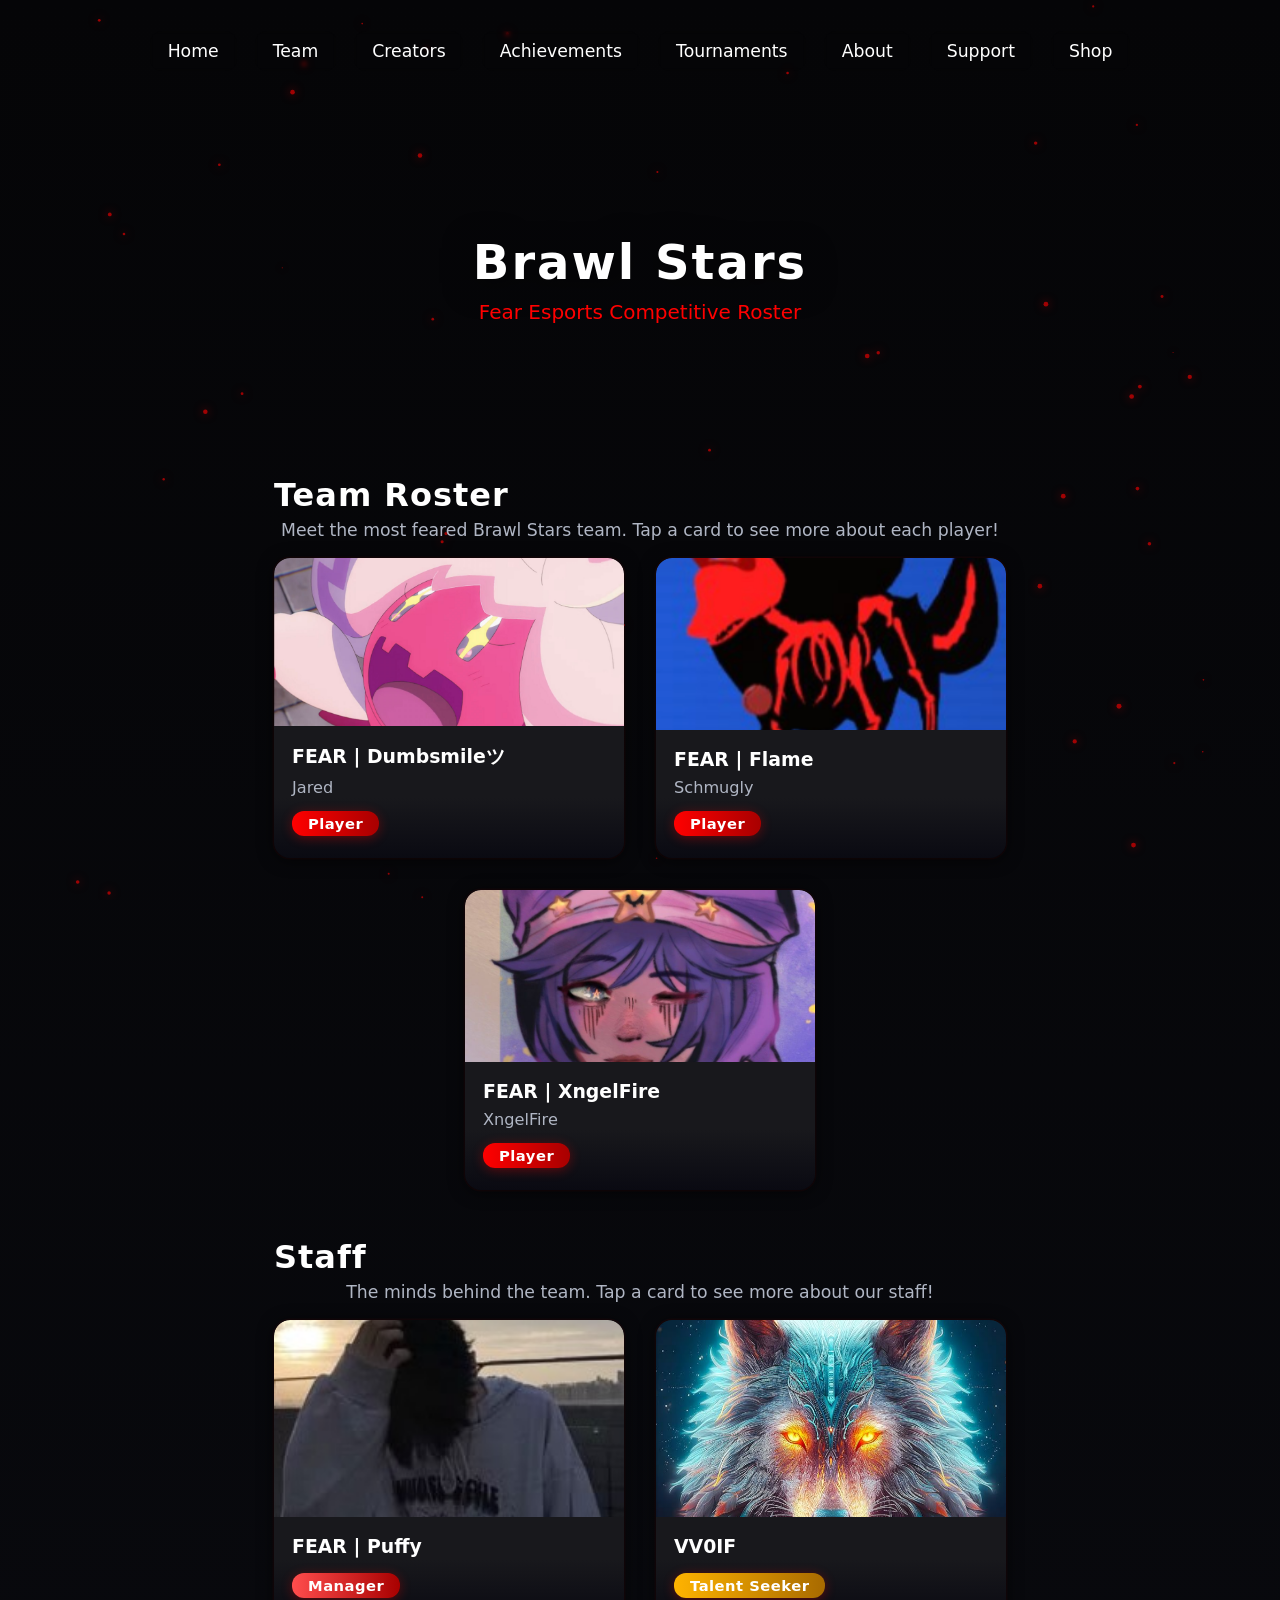
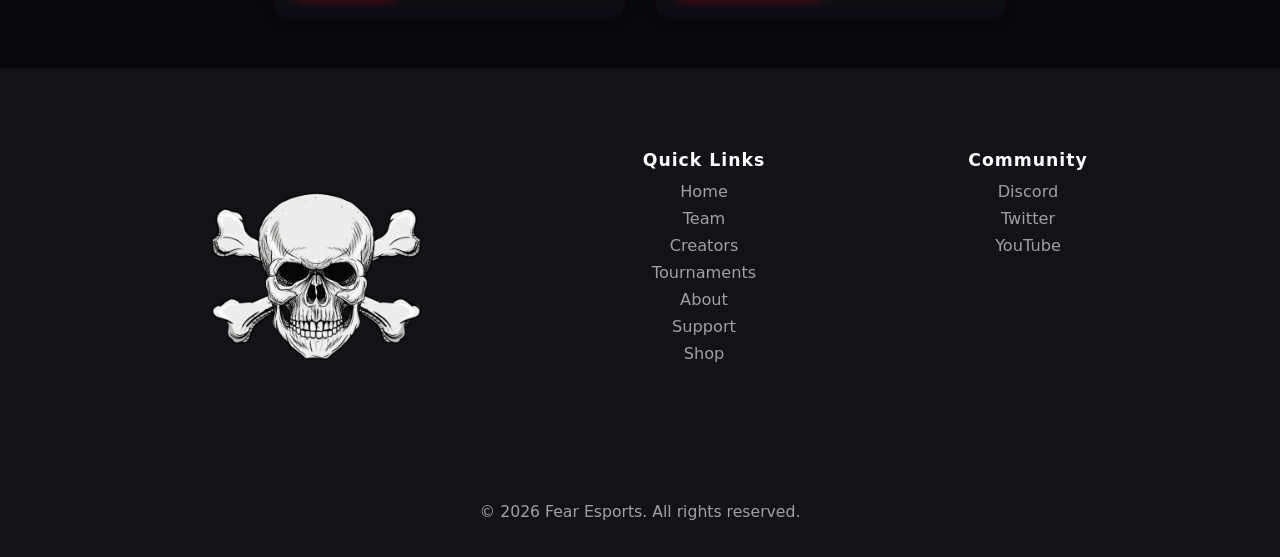
<file: team.html>
<!doctype html>
    <html lang="en">
    <head>
         <link rel="stylesheet" href="style.css">
        <meta charset="utf-8" />
        <meta name="viewport" content="width=device-width,initial-scale=1" />
        <title>Team - Fear Esports</title>
    </head>
    <body>
        <canvas id="particles"></canvas>
        <header>
                
            <nav>
                <a href="index.html">Home</a>
                <a href="team.html">Team</a>
                <a href="creators.html">Creators</a>
                    <a href="achievements.html">Achievements</a>
                <a href="tournaments.html">Tournaments</a>
                <a href="about.html">About</a>
                 <a href="https://www.paypal.com/paypalme/FearEsportsOfficial?country.x=US&locale.x=en_US" target="_blank">Support</a>
                <a href="shop.html">Shop</a>
            </nav>
        </header>

        <main>
 
          
            <section class="team-hero">
             
                <div class="team-hero-content">
                    <h1 class="team-hero-title">Brawl Stars</h1>
                    <p class="team-hero-subtitle">Fear Esports Competitive Roster</p>
                </div>
            </section>

            <!-- TEAM ROSTER SECTION -->
            <section class="team-section">
         
                <div class="team-section-header">
                    <h2>Team Roster</h2>
                    <p class="team-section-desc">Meet the most feared Brawl Stars team. Tap a card to see more about each player!</p>
                </div>
                <div class="team-cards-grid">
                    <!-- Dumbsmile CARD  -->
                    <div class="team-card" tabindex="0">    
                        <div class="team-card-inner">
                            <div class="team-card-front">
                                <div class="team-card-img-wrap">
                                    <img src="RosterDumbsmile.jpg" alt="Player 1" class="team-card-img">
                                    <div class="team-card-img-gradient"></div>
                                </div>
                                <div class="team-card-info">
                                    <div class="team-card-name">FEAR | Dumbsmileツ</div>
                                    <div class="team-card-real">Jared</div>
                                    <span class="team-card-role player">Player</span>
                                </div>
                            </div>
                            <div class="team-card-back">
                                <div class="team-card-back-content">
                                    <div class="team-card-username">@dumbsmile._.</div>
                                    <div class="team-card-socials">
                        
                                        <a href="https://x.com/Jared_Threw__" target="_blank" class="team-card-social tw" aria-label="Twitter">TW</a>
                                        <a href="https://brawlytix.com/profile/GVRCYQPV" target="_blank" class="team-card-social bs" aria-label="Twitter">BS</a>
                                    </div>
                                    <div class="team-card-desc">Ice on my veins</div>
                                </div>
                            </div>
                        </div>
                    </div>
                    <!-- PLAYER CARD 2 -->
                    <div class="team-card" tabindex="0">
                        <div class="team-card-inner">
                            <div class="team-card-front">
                                <div class="team-card-img-wrap">
                                    <img src="RosterFlame.png" alt="Player 2" class="team-card-img">
                                    <div class="team-card-img-gradient"></div>
                                </div>
                                <div class="team-card-info">
                                    <div class="team-card-name">FEAR | Flame</div>
                                    <div class="team-card-real">Schmugly</div>
                                    <span class="team-card-role player">Player</span>
                                </div>
                            </div>
                            <div class="team-card-back">
                                <div class="team-card-back-content">
                                    <div class="team-card-username">@schmugly</div>
                                    <div class="team-card-socials">
                                        <a href="https://brawlytix.com/profile/99RCGGGY8" target="_blank" class="team-card-social bs" aria-label="Twitter">BS</a>
                                    </div>
                                    <div class="team-card-desc">youre probably wondering how i got into this situation</div>
                                </div>
                            </div>
                        </div>
                    </div>
                    <!-- PLAYER CARD 3 -->
                    <div class="team-card" tabindex="0">
                        <div class="team-card-inner">
                            <div class="team-card-front">
                                <div class="team-card-img-wrap">
                                    <img src="RosterXngelFire.jpg" alt="Player 3" class="team-card-img">
                                    <div class="team-card-img-gradient"></div>
                                </div>
                                <div class="team-card-info">
                                    <div class="team-card-name">FEAR | XngelFire</div>
                                    <div class="team-card-real">XngelFire</div>
                                    <span class="team-card-role player">Player</span>
                                </div>
                            </div>
                            <div class="team-card-back">
                                <div class="team-card-back-content">
                                    
                                    <div class="team-card-username">@_angeloffire</div>
                                    <div class="team-card-socials">
                                         <a href="https://brawlytix.com/profile/G89UGRJY" target="_blank" class="team-card-social bs" aria-label="Twitter">BS</a>
                                         <a href="https://x.com/LASRofFire" target="_blank" class="team-card-social tw" aria-label="Twitter">TW</a>
                                         <a href="https://www.tiktok.com/@xngelfire" target="_blank" class="team-card-social tk" aria-label="Twitter">TK</a>
                                    </div>
                                    <div class="team-card-desc">Pro Rank. Power League Master. i like drawing.</div>
                                </div>
                            </div>
                        </div>
                    </div>
                </div>
            </section>








            <!-- STAFF SECTION -->
            <section class="team-section">
                
                <div class="team-section-header">
                    <h2>Staff</h2>
                    <p class="team-section-desc">The minds behind the team. Tap a card to see more about our staff!</p>
                </div>
                <div class="team-cards-grid">
                    <!-- STAFF CARD 1 -->
                    <div class="team-card" tabindex="0">
                        <div class="team-card-inner">
                            <div class="team-card-front">
                                <div class="team-card-img-wrap">
                                    <img src="RosterPuffy.png" alt="Manager" class="team-card-img">
                                    <div class="team-card-img-gradient"></div>
                                </div>
                                <div class="team-card-info">
                                    <div class="team-card-name">FEAR | Puffy</div>
                                    <span class="team-card-role manager">Manager</span>
                                </div>
                            </div>
                            <div class="team-card-back">
                                <div class="team-card-back-content">
                                    <div class="team-card-username">@justpuffy.</div>
                                    <div class="team-card-socials">
                                        
                                    </div>
                                    <div class="team-card-desc">puffy has a team that has no braincells</div>
                                </div>
                            </div>
                        </div>
                    </div>
                    <!-- STAFF CARD 2 -->
                    <div class="team-card" tabindex="0">
                        <div class="team-card-inner">
                            <div class="team-card-front">
                                <div class="team-card-img-wrap">
                                    <img src="Rostervviof.png" alt="Coach" class="team-card-img">
                                    <div class="team-card-img-gradient"></div>
                                </div>
                                <div class="team-card-info">
                                    <div class="team-card-name">VV0IF</div>
                                    <span class="team-card-role talent">Talent Seeker</span>
                                </div>
                            </div>
                            <div class="team-card-back">
                                <div class="team-card-back-content">
                                    <div class="team-card-username">@sickle.moon</div>
                                    <div class="team-card-socials">
                                        
                                    </div>
                                    <div class="team-card-desc">back when i remembered every single brawler's damage before they changed everything by introducing power 11 and launched the biggest balance change in all of brawl stars history
</div>
                                </div>
                            </div>
                        </div>
                    </div>
                </div>
               
            </section>
           
        </main>
        
            <footer>
             <footer class="esports-footer">
                    <div class="footer-main">
                        <div class="footer-col brand-col">
                            <img src="skull.png" alt="Footer Logo or Banner" style="max-width:250px;display:block;margin:0 auto 30px auto;"> 
                        </div>
                        <div class="footer-col">
                            <div class="footer-title">Quick Links</div>
                            <ul class="footer-links">
                            <li><a href="index.html">Home</a></li>
                            <li><a href="team.html">Team</a></li>
                            <li><a href="creators.html">Creators</a></li>
                            <li><a href="tournaments.html">Tournaments</a></li>
                            <li><a href="about.html">About</a></li>
                            <li><a href="support.html">Support</a></li>
                            <li><a href="shop.html">Shop</a></li>
                            </ul>
                        </div>
                    
                        <div class="footer-col">
                            <div class="footer-title">Community</div>
                            <ul class="footer-links">
                                <li><a href="https://discord.gg/6zn6gR9SNB" target="_blank" rel="noopener">Discord</a></li>
                                <li><a href="https://x.com/FearEsportsAcc" target="_blank" rel="noopener">Twitter</a></li>
                                <li><a href="https://www.youtube.com/@OfficialFearEsports" target="_blank" rel="noopener">YouTube</a></li>
                            </ul>
                        </div>
                    </div>
                    <div class="footer-bottom-bar">
                        <div class="footer-bottom-content">
                            <span class="footer-copyright">© 2026 Fear Esports. All rights reserved.</span>
                            <span class="footer-legal">
                    
                            </span>
                        </div>
                    </div>
           
            
    </footer>
               
          <div id="shop-modal" class="modal" style="display:none;">
            <div class="modal-content">
                <span class="close" id="close-modal">&times;</span>
                <h2>WIP</h2>
                <p>This site is under construction</p>
            </div>
        </div>

    <script src="scripts.js"></script>
    </body>
    </html>
</file>
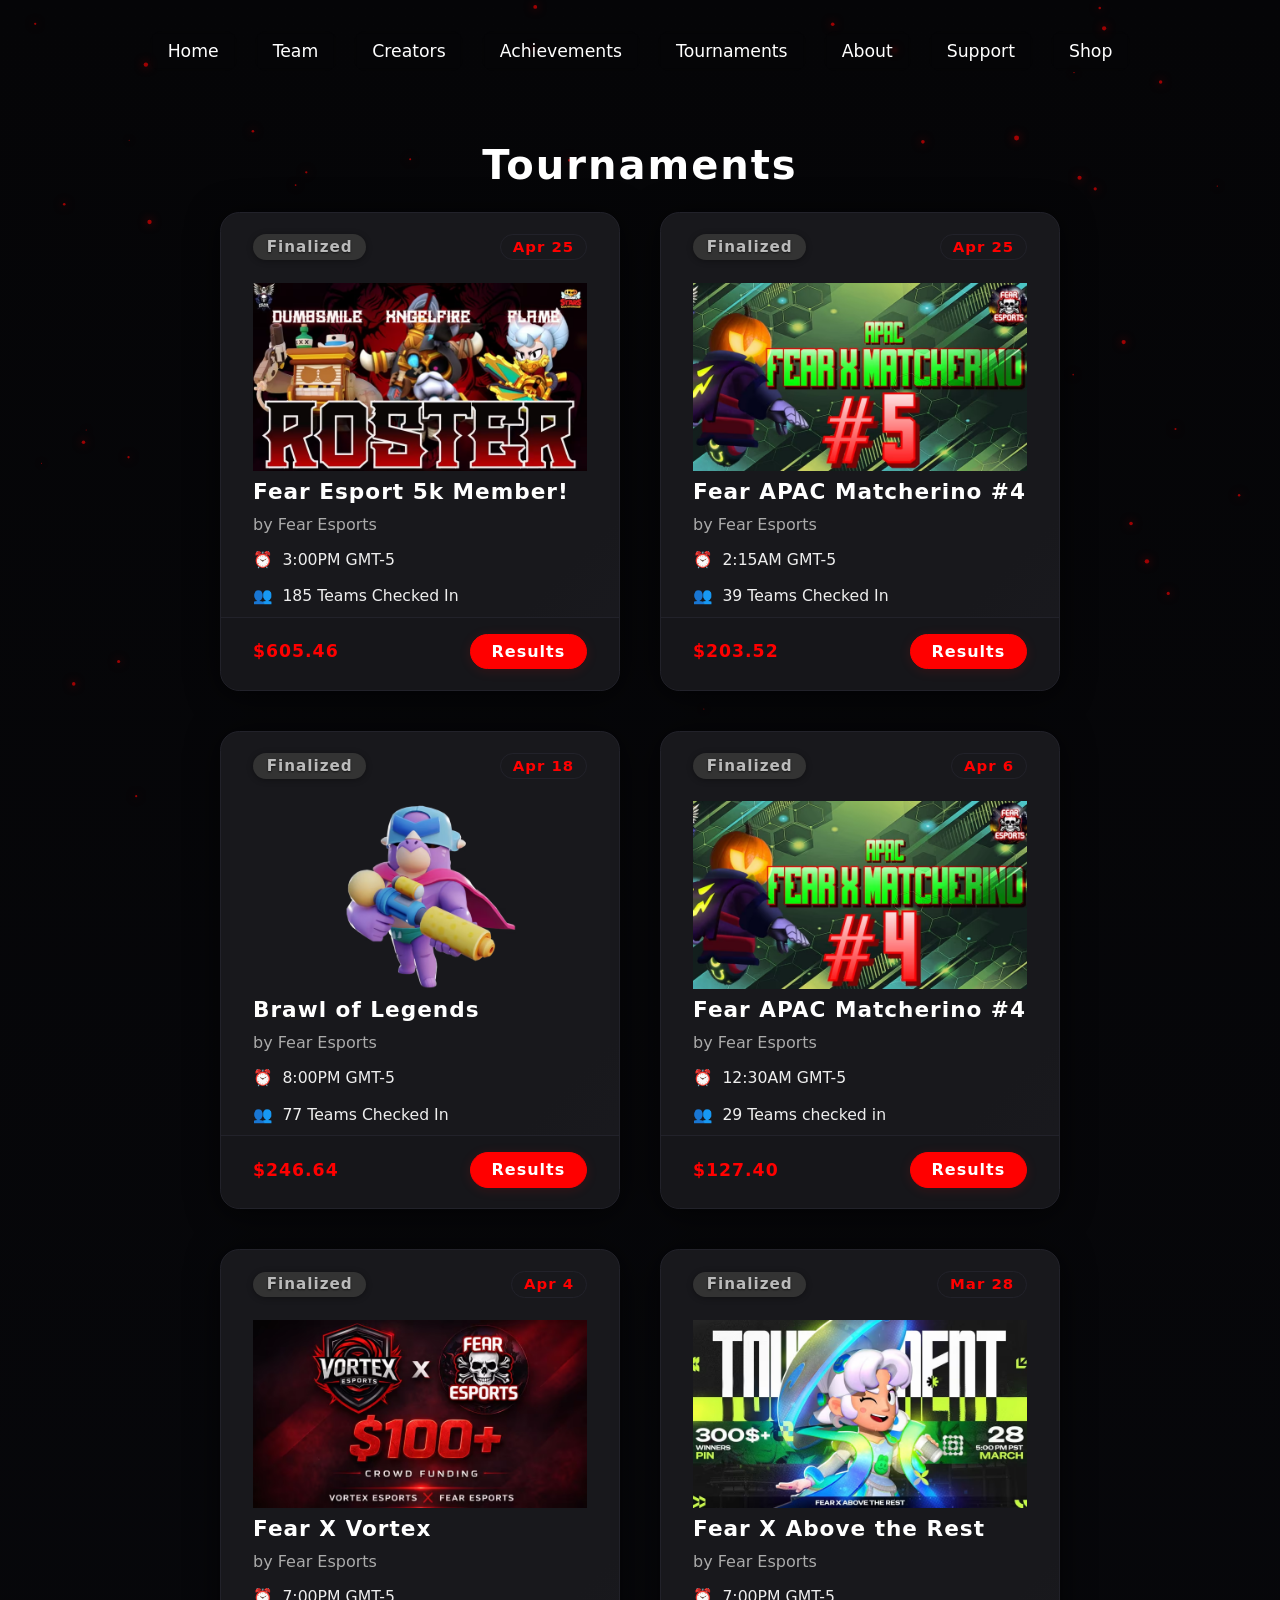
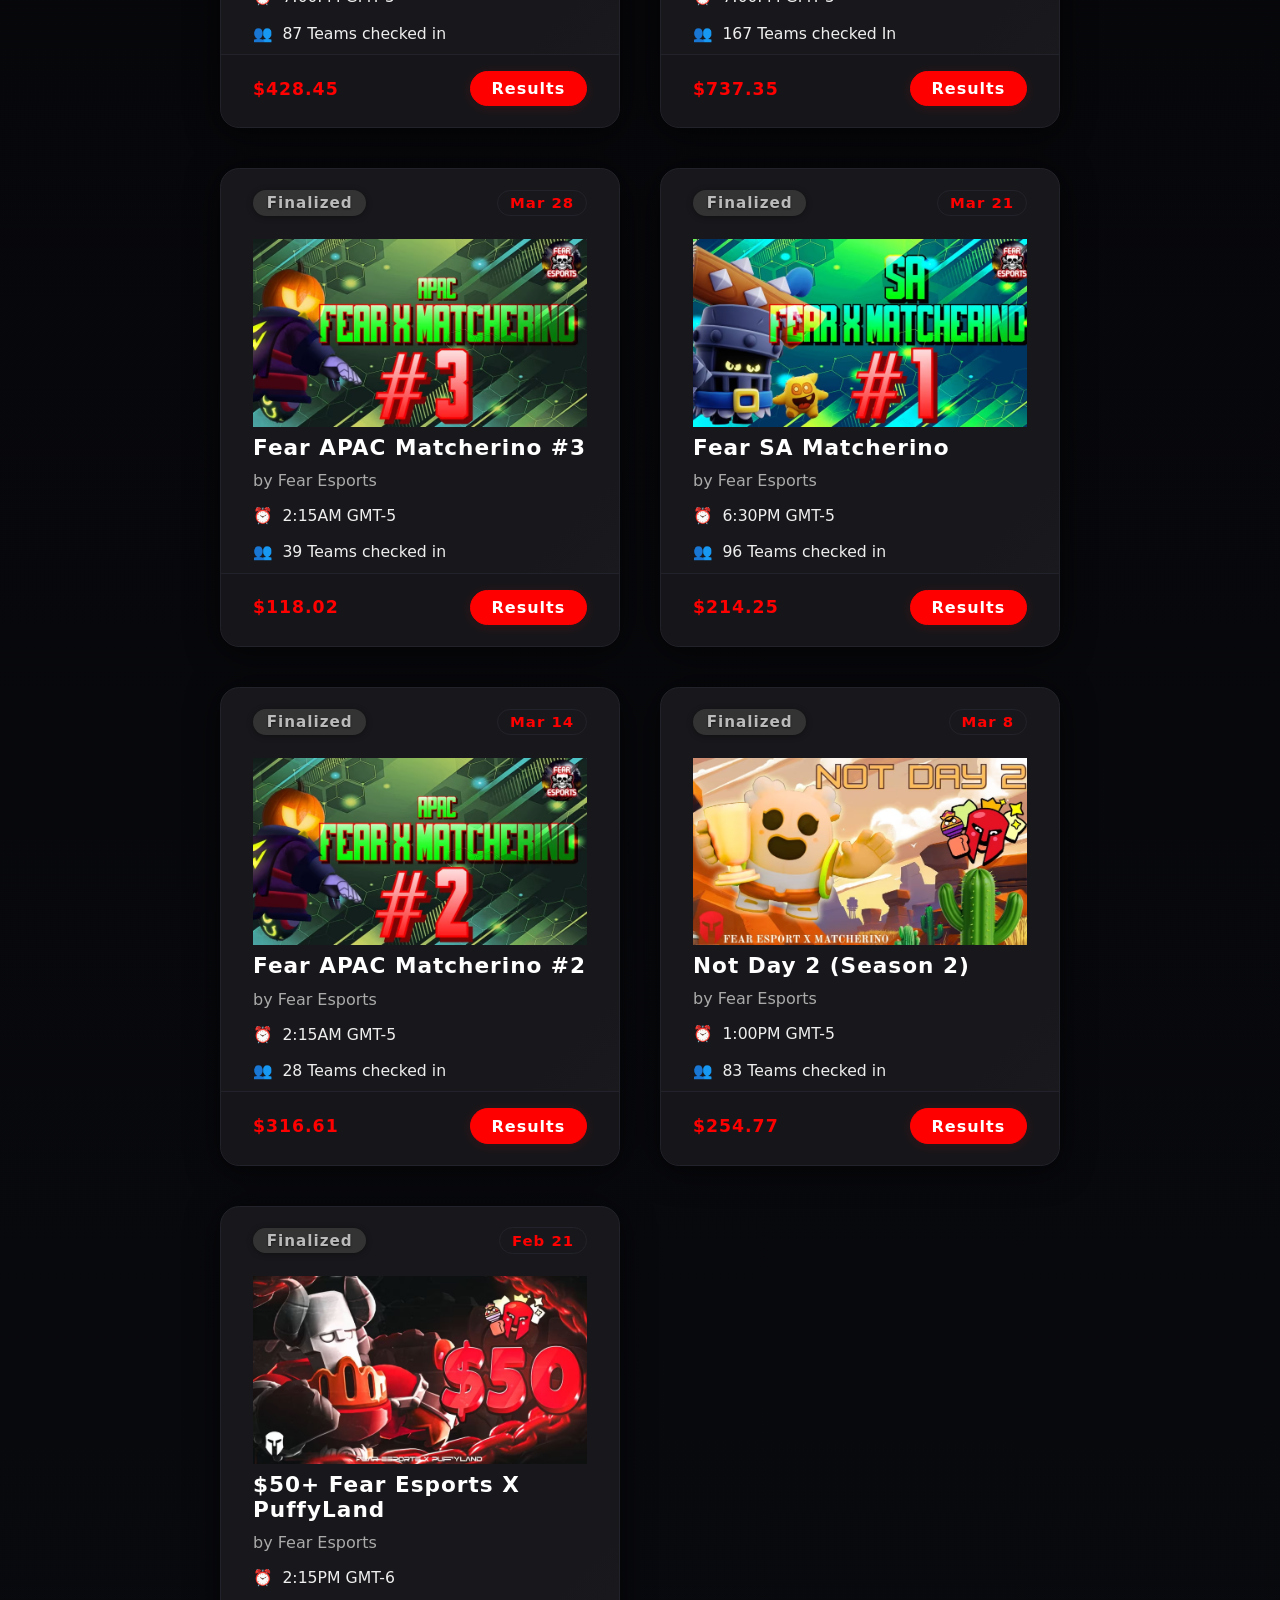
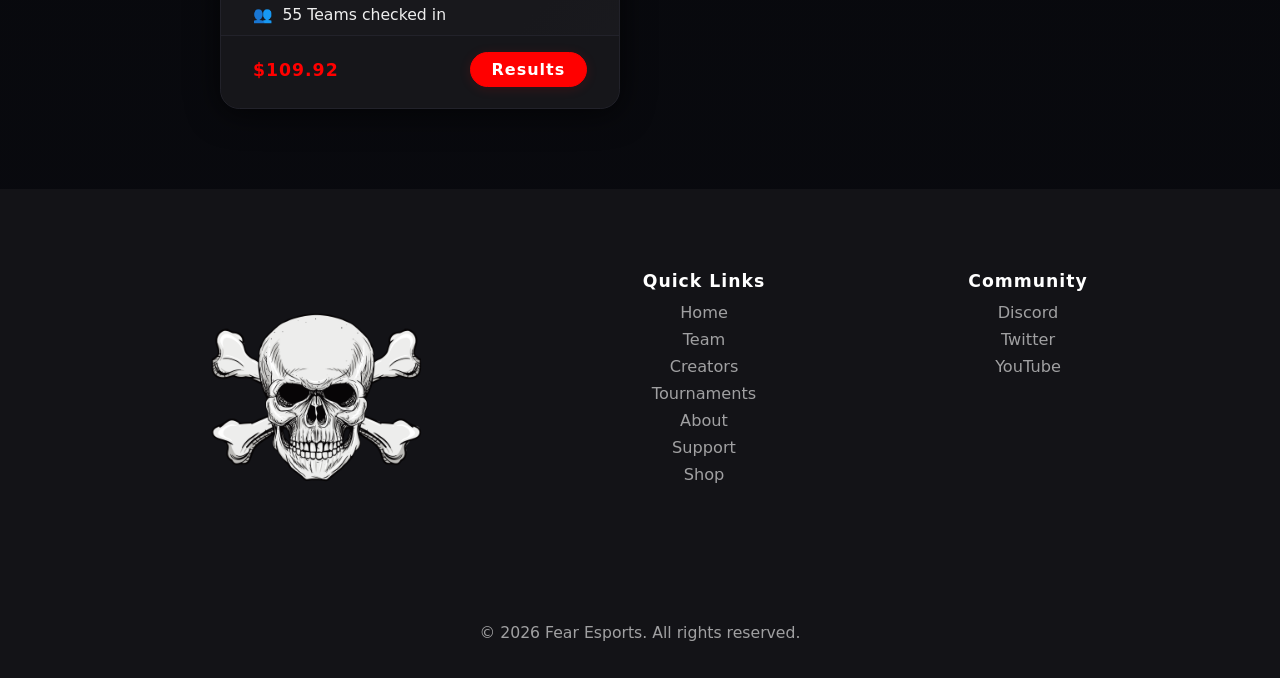
<file: tournaments.html>
<!-- Hi chicken so ur prob wondering how to add,remove or modify a tournament, im here to teach you how

Creating:
1. ok for creating a tournament, copy one of the tournament cards and paste it where you want in the code (inside the tournaments grid)
2. change the image, title, org, time and players registered to the correct info
3. im going to asume that the tournament is active

so fill out this (active form):

                    <div class="tournament-card active">
                        <div class="tournament-card-header">
                            <span class="tournament-status active">ACTIVE</span>
                            <span class="tournament-date-badge">DATE OF THE EVENT</span>
                        </div>
                        <div class="tournament-card-body">
                            <img src="rooster but better quality.avif" alt="">
                            <div class="tournament-title">TOURNAMENT TITLE</div>
                            <div class="tournament-org">by Fear Esports</div>
                            <div class="tournament-info-row">
                                <span class="tournament-info"><span class="icon-time"></span> HOUR + TIMEZONE</span>
                                <span class="tournament-info"><span class="icon-players"></span> TEAMS REGISTERED   </span>
                            </div>
                        </div>
                        <div class="tournament-card-footer">
                            <div class="tournament-prize">PRIZE POOL (LEAVE IT AS TBA IF YOU DONT KNOW)</div>
                            <a href="https://matcherino.com/t/fear5k" target="_blank" class="tournament-btn active">Participate</a>
                        </div>
                    </div>

modifying:
1. for modifying, just change the info that needs to be changed, for example if the tournament is no longer active, change the class from active to tba and change the status text from active to finished, also change the participate button to coming soon and remove the link and add the styles to make it look disabled


example: 

                 <div class="tournament-card active">
                        <div class="tournament-card-header">
     HERE                   <span class="tournament-status active">ACTIVE</span>  <-- you want to change this to this <span class="tournament-status tba">FINISHED</span>
                            <span class="tournament-date-badge">Apr 25</span>
                        </div>
                        <div class="tournament-card-body">
                            <img src="rooster but better quality.avif" alt="">
                            <div class="tournament-title">Fear Esport 5k Member!</div>
                            <div class="tournament-org">by Fear Esports</div>
                            <div class="tournament-info-row">
                                <span class="tournament-info"><span class="icon-time"></span> 3:00PM GMT-5</span>
                                <span class="tournament-info"><span class="icon-players"></span> 40 / 256  Teams Registered</span>
                            </div>
                        </div>
                        <div class="tournament-card-footer">
                            <div class="tournament-prize">$500 Prize Pool</div>
   HERE  <a href="https://matcherino.com/t/fear5k" target="_blank" class="tournament-btn active">Participate</a> <-- you want to change this to this <a href="#" class="tournament-btn tba" tabindex="-1" style="pointer-events:none;opacity:0.6;">Coming Soon</a>
                        </div>
                    </div>

        

deleting:
1. for deleting, just remove the tournament card you want to delete from the code (the whole div with the class tournament card)


aka all this

                    <div class="tournament-card active">
                        <div class="tournament-card-header">
                            <span class="tournament-status active">ACTIVE</span>
                            <span class="tournament-date-badge">Apr 25</span>
                        </div>
                        <div class="tournament-card-body">
                            <img src="rooster but better quality.avif" alt="">
                            <div class="tournament-title">Fear Esport 5k Member!</div>
                            <div class="tournament-org">by Fear Esports</div>
                            <div class="tournament-info-row">
                                <span class="tournament-info"><span class="icon-time"></span> 3:00PM GMT-5</span>
                                <span class="tournament-info"><span class="icon-players"></span> 40 / 256  Teams Registered</span>
                            </div>
                        </div>
                        <div class="tournament-card-footer">
                            <div class="tournament-prize">$500 Prize Pool</div>
                            <a href="https://matcherino.com/t/fear5k" target="_blank" class="tournament-btn active">Participate</a>
                        </div>
                    </div>




    if something breaks change it back and ask me. or ig you could ask an AI but idk up to you.

    -->


<!doctype html>
    <html lang="en">
    <head>
         <link rel="stylesheet" href="style.css">
        <meta charset="utf-8" />
        <meta name="viewport" content="width=device-width,initial-scale=1" />
        <title>Tournaments - Fear Esports</title>
    </head>
    <body>
        <canvas id="particles"></canvas>
        <header>
             
            <nav>
                <a href="index.html">Home</a>
                <a href="team.html">Team</a>
                <a href="creators.html">Creators</a>
                <a href="achievements.html">Achievements</a>
                <a href="tournaments.html">Tournaments</a>
                <a href="about.html">About</a>
                <a href="https://www.paypal.com/paypalme/FearEsportsOfficial?country.x=US&locale.x=en_US" target="_blank">Support</a>
                <a href="shop.html">Shop</a>
            </nav>
        </header>

        <main>
            <h1 class="tournaments-title">Tournaments</h1>
            <section class="tournaments-section">
                <div class="tournaments-grid">






                    






                    
                    <div class="tournament-card active">
                        <div class="tournament-card-header">
                            <span class="tournament-status tba">Finalized</span>
                            <span class="tournament-date-badge">Apr 25</span>
                        </div>
                        <div class="tournament-card-body">
                            <img src="rooster but better quality.avif" alt="">
                            <div class="tournament-title">Fear Esport 5k Member!</div>
                            <div class="tournament-org">by Fear Esports</div>
                            <div class="tournament-info-row">
                                <span class="tournament-info"><span class="icon-time"></span> 3:00PM GMT-5</span>
                                <span class="tournament-info"><span class="icon-players"></span> 185 Teams Checked In</span>
                            </div>
                        </div>
                        <div class="tournament-card-footer">
                            <div class="tournament-prize">$605.46</div>
                            <a href="https://matcherino.com/t/fear5k" target="_blank" class="tournament-btn active">Results</a>
                        </div>
                    </div>




                      
                    <div class="tournament-card active">
                        <div class="tournament-card-header">
                            <span class="tournament-status tba">Finalized</span>
                            <span class="tournament-date-badge">Apr 25</span>
                        </div>
                        <div class="tournament-card-body">
                            <img src="FEARXMATCHERINO5.avif" alt="">
                            <div class="tournament-title">Fear APAC Matcherino #4</div>
                            <div class="tournament-org">by Fear Esports</div>
                            <div class="tournament-info-row">
                             
                                <span class="tournament-info"><span class="icon-time"></span> 2:15AM GMT-5</span>
                                <span class="tournament-info"><span class="icon-players"></span> 39 Teams Checked In  ‎ ‎ ‎ ‎</span>
                            </div>
                        </div>
                        <div class="tournament-card-footer">
                            <div class="tournament-prize">$203.52</div>
                           <a href="https://matcherino.com/t/apac5" target="_blank" class="tournament-btn active">Results</a>
                        </div>
                    </div>



                    
                    <div class="tournament-card active">
                        <div class="tournament-card-header">
                            <span class="tournament-status tba">Finalized</span>
                            <span class="tournament-date-badge">Apr 18</span>
                        </div>
                        <div class="tournament-card-body">
                            <img src="BRAWLOFLEGENDS.avif" alt="">
                            <div class="tournament-title">Brawl of Legends</div>
                            <div class="tournament-org">by Fear Esports</div>
                            <div class="tournament-info-row">
                             
                                <span class="tournament-info"><span class="icon-time"></span> 8:00PM GMT-5 ‎ ‎ ‎ ‎</span>
                                <span class="tournament-info"><span class="icon-players"></span> 77 Teams Checked In</span>
                            </div>
                        </div>
                        <div class="tournament-card-footer">
                            <div class="tournament-prize">$246.64</div>
                           <a href="https://matcherino.com/t/brawloflegends" target="_blank" class="tournament-btn active">Results</a>
                        </div>
                    </div>










                    <div class="tournament-card tba">
                        <div class="tournament-card-header">
                            <span class="tournament-status tba">Finalized</span>
                            <span class="tournament-date-badge">Apr 6</span>
                        </div>
                        <div class="tournament-card-body">
                                <img src="FEARXMATCHERINO4.avif" alt="">
                            <div class="tournament-title">Fear APAC Matcherino #4</div>
                            <div class="tournament-org">by Fear Esports</div>
                            <div class="tournament-info-row">
                    
                                <span class="tournament-info"><span class="icon-time"></span> 12:30AM GMT-5</span>
                                <span class="tournament-info"><span class="icon-players"></span> 29 Teams checked in </span>
                            </div>
                        </div>
                        <div class="tournament-card-footer">
                            <div class="tournament-prize">$127.40</div>
                         <a href="https://matcherino.com/t/apac4/overview" target="_blank" class="tournament-btn active">Results</a>
                        </div>
                    </div>
                    

                    <div class="tournament-card tba">
                        <div class="tournament-card-header">
                            <span class="tournament-status tba">Finalized</span>
                            <span class="tournament-date-badge">Apr 4</span>
                        </div>
                        <div class="tournament-card-body">
                                <img src="FEARXVORTEX.avif" alt="">
                            <div class="tournament-title">Fear X Vortex</div>
                            <div class="tournament-org">by Fear Esports</div>
                            <div class="tournament-info-row">
                    
                                <span class="tournament-info"><span class="icon-time"></span> 7:00PM GMT-5 </span>
                                <span class="tournament-info"><span class="icon-players"></span> 87 Teams checked in ‎ ‎ ‎ ‎</span>
                            </div>
                        </div>
                        <div class="tournament-card-footer">
                            <div class="tournament-prize">$428.45</div>
                                  <a href="https://matcherino.com/t/fearxvortex/overview" target="_blank" class="tournament-btn active">Results</a>
                        </div>
                    </div>





                 <div class="tournament-card tba">
                        <div class="tournament-card-header">
                            <span class="tournament-status tba">Finalized</span>
                            <span class="tournament-date-badge">Mar 28</span>
                        </div>
                        <div class="tournament-card-body">
                                <img src="fearabovesmth.avif" alt="">
                            <div class="tournament-title">Fear X Above the Rest</div>
                            <div class="tournament-org">by Fear Esports</div>
                            <div class="tournament-info-row">
                 
                                <span class="tournament-info"><span class="icon-time"></span> 7:00PM GMT-5</span>
                                <span class="tournament-info"><span class="icon-players"></span> 167 Teams checked In</span>
                            </div>
                        </div>
                        <div class="tournament-card-footer">
                            <div class="tournament-prize">$737.35</div>
                            <a href="https://matcherino.com/t/fearesportxtbd/overview" target="_blank" class="tournament-btn active">Results</a>
                        </div>
                    </div>










                    <div class="tournament-card tba">
                        <div class="tournament-card-header">
                            <span class="tournament-status tba">Finalized</span>
                            <span class="tournament-date-badge">Mar 28</span>
                        </div>
                        <div class="tournament-card-body">
                                <img src="FEARXMATCHERINO3.avif" alt="">
                            <div class="tournament-title">Fear APAC Matcherino #3</div>
                            <div class="tournament-org">by Fear Esports</div>
                            <div class="tournament-info-row">
                      
                                <span class="tournament-info"><span class="icon-time"></span> 2:15AM GMT-5</span>
                                <span class="tournament-info"><span class="icon-players"></span> 39 Teams checked in </span>
                            </div>
                        </div>
                        <div class="tournament-card-footer">
                            <div class="tournament-prize">$118.02</div>
                            <a href="https://matcherino.com/t/apac3/overview" target="_blank" class="tournament-btn active">Results</a>
                        </div>
                    </div>




                                <div class="tournament-card tba">
                        <div class="tournament-card-header">
                            <span class="tournament-status tba">Finalized</span>
                            <span class="tournament-date-badge">Mar 21</span>
                        </div>
                        <div class="tournament-card-body">
                                <img src="FearSAMatcherino.avif" alt="">
                            <div class="tournament-title">Fear SA Matcherino</div>
                            <div class="tournament-org">by Fear Esports</div>
                            <div class="tournament-info-row">
   
                                <span class="tournament-info"><span class="icon-time"></span> 6:30PM GMT-5</span>
                                <span class="tournament-info"><span class="icon-players"></span> 96 Teams checked in ‎ ‎ ‎ ‎ </span>
                            </div>
                        </div>
                        <div class="tournament-card-footer">
                            <div class="tournament-prize">$214.25</div>
                             <a href="https://matcherino.com/t/sa/overview" target="_blank" class="tournament-btn active">Results</a>
                        </div>
                    </div>





                    <div class="tournament-card tba">
                        <div class="tournament-card-header">
                            <span class="tournament-status tba">Finalized</span>
                            <span class="tournament-date-badge">Mar 14</span>
                        </div>
                        <div class="tournament-card-body">
                                <img src="FEARAPACMATCHERINO2.avif" alt="">
                            <div class="tournament-title">Fear APAC Matcherino #2</div>
                            <div class="tournament-org">by Fear Esports</div>
                            <div class="tournament-info-row">
              
                                <span class="tournament-info"><span class="icon-time"></span> 2:15AM GMT-5</span>
                                <span class="tournament-info"><span class="icon-players"></span> 28 Teams checked in ‎ ‎ ‎ ‎ </span>
                            </div>
                        </div>
                        <div class="tournament-card-footer">
                            <div class="tournament-prize">$316.61</div>
                        <a href="https://matcherino.com/t/apac2/overview" target="_blank" class="tournament-btn active">Results</a>
                        </div>
                    </div>







                    <div class="tournament-card tba">
                        <div class="tournament-card-header">
                            <span class="tournament-status tba">Finalized</span>
                            <span class="tournament-date-badge">Mar 8</span>
                        </div>
                        <div class="tournament-card-body">
                                <img src="NOTDAY2S2.avif" alt="">
                            <div class="tournament-title">Not Day 2 (Season 2)</div>
                            <div class="tournament-org">by Fear Esports</div>
                            <div class="tournament-info-row">
                          
                                <span class="tournament-info"><span class="icon-time"></span> 1:00PM GMT-5 </span>
                                <span class="tournament-info"><span class="icon-players"></span> 83 Teams checked in ‎ ‎ ‎ ‎ </span>
                            </div>
                        </div>
                        <div class="tournament-card-footer">
                            <div class="tournament-prize">$254.77</div>
                            <a href="https://matcherino.com/t/notday2s2/payouts" target="_blank" class="tournament-btn active">Results</a>
                        </div>
                    </div>








                    <div class="tournament-card tba">
                        <div class="tournament-card-header">
                            <span class="tournament-status tba">Finalized</span>
                            <span class="tournament-date-badge">Feb 21</span>
                        </div>
                        <div class="tournament-card-body">
                                <img src="FEARXPUFFYLAND.avif" alt="">
                            <div class="tournament-title">$50+ Fear Esports X PuffyLand</div>
                            <div class="tournament-org">by Fear Esports</div>
                            <div class="tournament-info-row">
                 
                                <span class="tournament-info"><span class="icon-time"></span>2:15PM GMT-6</span>
                                <span class="tournament-info"><span class="icon-players"></span>55 Teams checked in ‎ ‎ ‎ ‎ </span>
                            </div>
                        </div>
                        <div class="tournament-card-footer">
                            <div class="tournament-prize">$109.92</div>
                            <a href="https://matcherino.com/t/50fearxpuffy/overview" target="_blank" class="tournament-btn active">Results</a>
                        </div>
                    </div>




















<!-- dont delete anything below this-->
                </div>




              <!-- enable this after we get more tournamets <div class="tournaments-showmore-wrap">
                    <button class="tournaments-showmore">Show More</button>
                </div>--> 
            </section>
        </main>
             <footer>
             <footer class="esports-footer">
                    <div class="footer-main">
                        <div class="footer-col brand-col">
                            <img src="skull.png" alt="Footer Logo or Banner" style="max-width:250px;display:block;margin:0 auto 30px auto;"> 
                        </div>
                        <div class="footer-col">
                            <div class="footer-title">Quick Links</div>
                            <ul class="footer-links">
                            <li><a href="index.html">Home</a></li>
                            <li><a href="team.html">Team</a></li>
                            <li><a href="creators.html">Creators</a></li>
                            <li><a href="tournaments.html">Tournaments</a></li>
                            <li><a href="about.html">About</a></li>
                            <li><a href="support.html">Support</a></li>
                            <li><a href="shop.html">Shop</a></li>
                            </ul>
                        </div>
                    
                        <div class="footer-col">
                            <div class="footer-title">Community</div>
                            <ul class="footer-links">
                                <li><a href="https://discord.gg/6zn6gR9SNB" target="_blank" rel="noopener">Discord</a></li>
                                <li><a href="https://x.com/FearEsportsAcc" target="_blank" rel="noopener">Twitter</a></li>
                                <li><a href="https://www.youtube.com/@OfficialFearEsports" target="_blank" rel="noopener">YouTube</a></li>
                            </ul>
                        </div>
                    </div>
                    <div class="footer-bottom-bar">
                        <div class="footer-bottom-content">
                            <span class="footer-copyright">© 2026 Fear Esports. All rights reserved.</span>
                            <span class="footer-legal">
                    
                            </span>
                        </div>
                    </div>
           
            
    </footer>
               
       <div id="shop-modal" class="modal" style="display:none;">
            <div class="modal-content">
                <span class="close" id="close-modal">&times;</span>
                <h2>WIP</h2>
                <p>This site is under construction</p>
            </div>
        </div>

    <script src="scripts.js"></script>
    </body>
    </html>
</file>
<file: style.css>
body, a, p, h1, h2, h3, h4, h5, h6, span, button, input, textarea, li, ul, ol, label, div {
    font-family: Inter, system-ui, "Segoe UI", Roboto, Arial;
}



/* CHIKEN, ALL OF THIS IS INDEX OR MAIN PAGE SETTINGS, IF YOU WANT TO CHANGE ANYTHING ON THE OTHER PAGES GO TO THE RESPECTIVE ROW */

/* quick socials */
.quick-socials {
    display: flex;
    justify-content: center;
    align-items: center;
    gap: 20px;
    margin: 0;
    margin-top: 200px;
}

body.index .quick-socials, body.home .quick-socials {
    margin: 100px 0 0 0;
    
}
.quick-social {
    width: 46px;
    height: 46px;
    display: flex;
    align-items: center;
    justify-content: center;
    border-radius: 50%;
    background: red;    
    transition: box-shadow 0.25s cubic-bezier(.4,2,.6,1), transform 0.25s cubic-bezier(.4,2,.6,1);
  
    cursor: pointer;
    text-decoration: none;
    outline: none;
}
.quick-social svg {
    display: block;
    width: 22px;
    height: 22px;
    transition: fill 0.25s cubic-bezier(.4,2,.6,1), color 0.25s cubic-bezier(.4,2,.6,1);
}
.quick-social:hover,
.quick-social:focus {
    transform: translateY(-5px) scale(1.08);
     box-shadow: 0 2px 8px 0 #ff000055;
    
}
#discord-logo {
    
         width: auto;
    height: 40px;
}
#twitter-logo {
    
        width: auto;
    height: 40px;
}
#youtube-logo {
   
          width: auto;
    height: 25px;
}


@media (max-width: 600px) {
    .quick-socials {
        gap: 14px;
        margin-top: 22px;
    }
    .quick-social {
        width: 40px;
        height: 40px;
    }
    .quick-social svg {
        width: 18px;
        height: 18px;
    }
}

/* content */
.esports-section {
    max-width: 1100px;
    margin: 0 auto 56px auto;
    padding: 48px 24px 0 24px;
    background: none;
}

.section-header {
    display: flex;
    align-items: flex-end;
    justify-content: space-between;
    margin-bottom: 28px;
    gap: 16px;
    flex-wrap: wrap;
}
.section-header h2 {
    font-size: 2.2rem;
    font-weight: 800;
    color: #fff;
    margin: 0 0 2px 0;
    letter-spacing: 1px;
}
.section-subtitle {
    color: #b0b6c4;
    font-size: 1rem;
    margin: 2px 0 0 0;
}


/* Featured News */
.featured-news-row {
    display: flex;
    gap: 32px;
    flex-wrap: wrap;
}
.featured-card {
    position: relative;
    flex: 1 1 48%;
    min-width: 320px;
    max-width: 540px;
    height: 340px;
    background-size: cover;
    background-position: center;
    border-radius: 16px;
    overflow: hidden;
    box-shadow: 0 6px 32px 0 #000a, 0 0 0 1px #ff000010;
    display: flex;
    flex-direction: column;
    justify-content: flex-end;
    transition: transform 0.25s cubic-bezier(.4,2,.6,1), box-shadow 0.25s cubic-bezier(.4,2,.6,1), filter 0.25s cubic-bezier(.4,2,.6,1);
    cursor: pointer;
}
.featured-card:hover {
    transform: scale(1.035) translateY(-8px);
    box-shadow: 0 8px 48px 0 #ff000055, 0 0 0 2px #ff0000cc;
    filter: brightness(1.08) saturate(1.1);
    z-index: 2;
}
.featured-card:hover .featured-gradient {
    opacity: 0.92;
}
.featured-gradient {
    position: absolute;
    left: 0; right: 0; bottom: 0; top: 0;
    background: linear-gradient(0deg, #050507 60%, transparent 100%);
    opacity: 0.82;
    transition: opacity 0.25s cubic-bezier(.4,2,.6,1);
    z-index: 1;
}
.category-tag {
    position: absolute;
    top: 18px;
    left: 18px;
    background: linear-gradient(90deg, #ff0000 0%, #a80000 100%);
    color: #fff;
    font-size: 0.92rem;
    font-weight: 700;
    padding: 5px 18px;
    border-radius: 16px;
    z-index: 2;
    box-shadow: 0 2px 12px 0 #ff000055;
    letter-spacing: 0.5px;
}
.featured-content {
    position: relative;
    z-index: 2;
    padding: 0 28px 32px 28px;
    color: #fff;
    display: flex;
    flex-direction: column;
    gap: 10px;
}
.featured-title {
    font-size: 1.5rem;
    font-weight: 800;
    margin: 0 0 2px 0;
    text-shadow: 0 2px 16px #000a;
}
.featured-desc {
    font-size: 1.08rem;
    color: #e6eef8;
    opacity: 0.92;
    margin-bottom: 8px;
}
.read-story {
    color: #ff0000;
    font-weight: 600;
    text-decoration: none;
    font-size: 1.05rem;
    transition: color 0.2s, text-shadow 0.2s;
}
.read-story:hover {
    color: #fff;
    text-shadow: 0 0 8px #ff0000, 0 0 16px #ff0000;
}

/* Latest News */
.latest-news-grid {
    display: grid;
    grid-template-columns: repeat(3, 1fr);
    gap: 24px;
}
.news-card {
    background: #11060a;
    border-radius: 14px;
    box-shadow: 0 2px 16px 0 #0007;
    overflow: hidden;
    display: flex;
    flex-direction: row;
    align-items: center;
    gap: 16px;
    padding: 18px 18px 18px 12px;
    transition: transform 0.25s cubic-bezier(.4,2,.6,1), box-shadow 0.25s cubic-bezier(.4,2,.6,1);
    cursor: pointer;
    border: 1.5px solid #1a0a12;
}
.news-card:hover {
    transform: scale(1.035);
    box-shadow: 0 4px 32px 0 #ff000055, 0 0 0 2px #ff0000cc;
    z-index: 2;
}


.news-card:hover .news-title {
    color: #ff0000;
    text-shadow: 0 0 8px #ff0000;
    
}



.news-thumb {
    width: 64px;
    height: 64px;
    object-fit: cover;
    border-radius: 10px;
    box-shadow: 0 2px 8px 0 #0005;
}
.news-info {
    display: flex;
    flex-direction: column;
    gap: 4px;
}
.news-title {
    font-size: 1.08rem;
    font-weight: 700;
    color: #fff;
    margin: 0;
    border-bottom: 2px solid transparent;
    transition: color 0.25s cubic-bezier(.4,2,.6,1), border-bottom 0.25s cubic-bezier(.4,2,.6,1), text-shadow 0.25s cubic-bezier(.4,2,.6,1);
}
.news-date {
    color: #b0b6c4;
    font-size: 0.98rem;
}

/* Latest Videos */
.videos-grid {
    display: grid;
    grid-template-columns: repeat(3, 1fr);
    gap: 24px;
}
.video-card {
    background: #11060a;
    border-radius: 14px;
    box-shadow: 0 2px 16px 0 #0007;
    overflow: hidden;
    display: flex;
    text-decoration: none;
    flex-direction: column;
    align-items: flex-start;
    transition: transform 0.25s cubic-bezier(.4,2,.6,1), box-shadow 0.25s cubic-bezier(.4,2,.6,1);
    cursor: pointer;
    border: 1.5px solid #1a0a12;
}
.video-card:hover {
    transform: scale(1.035);
    box-shadow: 0 4px 32px 0 #ff000055, 0 0 0 2px #ff0000cc;
    z-index: 2;
}
.video-thumb-wrap {
    position: relative;
    width: 100%;
    aspect-ratio: 16/9;
    background: #18181c;
    overflow: hidden;
    display: flex;
    align-items: center;
    justify-content: center;
}
.video-thumb {
    width: 100%;
    height: 100%;
    object-fit: cover;
    display: block;
    transition: filter 0.25s cubic-bezier(.4,2,.6,1);
}
.video-overlay {
    position: absolute;
    left: 0; right: 0; top: 0; bottom: 0;
    background: linear-gradient(0deg, #050507 10%, transparent 90%);
    opacity: 0.32;
    transition: opacity 0.25s cubic-bezier(.4,2,.6,1);
    z-index: 2;
}
.video-card:hover .video-overlay {
    opacity: 0.12;
}
.video-play {
    position: absolute;
    left: 50%;
    top: 50%;
    transform: translate(-50%, -50%) scale(1);
    z-index: 3;
    transition: transform 0.25s cubic-bezier(.4,2,.6,1);
    
}
.video-card:hover .video-play {
    transform: translate(-50%, -50%) scale(1.18);
}
.video-duration {
    position: absolute;
    right: 10px;
    bottom: 10px;
    background: rgba(0,0,0,0.7);
    color: #fff;
    font-size: 0.92rem;
    padding: 2px 10px;
    border-radius: 8px;
    z-index: 4;
    font-weight: 600;
    letter-spacing: 0.5px;
}
.video-title {
    font-size: 1.08rem;
    font-weight: 700;
    color: #fff;
    margin: 16px 0 12px 0;
    padding: 0 18px;
    text-align: left;
    width: 100%;
}

/* Responsive Styles for Esports Sections */
@media (max-width: 900px) {
    .featured-news-row {
        flex-direction: column;
        gap: 24px;
    }
    .featured-card {
        min-width: 0;
        width: 100%;
        max-width: 100%;
        height: 260px;
    }
    .latest-news-grid, .videos-grid {
        grid-template-columns: 1fr 1fr;
    }
}
@media (max-width: 700px) {
    .esports-section {
        padding: 32px 4vw 0 4vw;
    }
    .section-header h2 {
        font-size: 1.3rem;
    }
    .section-subtitle {
        font-size: 0.92rem;
    }
    .featured-card {
        height: 180px;
    }
    .latest-news-grid, .videos-grid {
        grid-template-columns: 1fr;
        gap: 14px;
    }
    .video-title, .news-title {
        font-size: 1rem;
    }
}
/* Responsive design for the entire site */
@media (max-width: 1100px) {
    main {
        max-width: 98vw;
        padding: 0 2vw;
    }
}

@media (max-width: 900px) {
    .welcomelogo {
        font-size: 2.5rem;
        max-width: 8ch;
    }
    .catchphrase {
        font-size: 1rem;
        max-width: 10ch;
    }
    .grid {
        grid-template-columns: 1fr 1fr;
        gap: 10px;
    }
}

@media (max-width: 700px) {
    header {
        padding: 10px 4vw 0 4vw;
        min-height: 60px;
    }
    nav {
        flex-wrap: wrap;
        gap: 8px;
    }
    nav a {
        padding: 7px 10px;
        font-size: 0.98em;
    }
    .brand {
        font-size: 1.3rem;
    }
    .welcomelogo-section {
        padding-top: 3vh;
    }
    .below-divider {
        padding: 32px 0 20px 0;
    }
}

@media (max-width: 500px) {
    body {
        font-size: 0.98rem;
    }
    header {
        padding: 6px 2vw 0 2vw;
        gap: 6px;
    }
    nav {
        gap: 4px;
    }
    nav a {
        padding: 5px 6px;
        font-size: 0.92em;
    }
    .brand {
        font-size: 1.1rem;
    }
    .welcomelogo {
        font-size: 1.5rem;
        max-width: 6ch;
    }
    .catchphrase {
        font-size: 0.9rem;
        max-width: 8ch;
    }
    .grid {
        grid-template-columns: 1fr;
        gap: 6px;
    }
    .member {
        padding: 7px;
    }
    .modal-content {
        padding: 16px 8px 12px 8px;
        min-width: 120px;
    }
}

* {
    box-sizing: border-box;
}

:root {
    --bg: #050507;
    --card: #11060a;
    --text: #e6eef8;
}

html, body {
    min-height: 100vh;
    background: var(--bg);
}

body {
    margin: 0;
    font-family: Inter, system-ui, Segoe UI, Roboto, Arial;
    background: linear-gradient(180deg, #050507 0%, #090a0f 100%);
    background-color: supercool;
    color: var(--text);
    padding: 0px;
    display: flex;
    flex-direction: column;
}

header {
    display: flex;
    flex-direction: column;
    align-items: center;
    justify-content: center;
    gap: 10px;
    margin-bottom: 22px;
    padding: 16px 20px 0 20px;
    min-height: 80px;

@media (max-width: 900px) {
    header {
        flex-direction: column;
        align-items: center;
        justify-content: center;
        text-align: center;
    }
}
@media (max-width: 600px) {
    header {
        flex-direction: column;
        align-items: center;
        justify-content: center;
        text-align: center;
        padding-left: 4vw;
        padding-right: 4vw;
    }
}
} 

.brand {
    display: flex;
    flex-direction: column;
    align-items: flex-start;
    gap: 2px;
    text-decoration: none;
    color: var(--text);
     align-items: center;
    font-size: 2rem;
    letter-spacing: 2px;
}
   

.fear {
    color: white;
}

.esports {
    color: red;
}

.catchphrase {
    font-size: 0.8em;
    color: var(--text);
}

.logo {
    width: 44px;
    height: 44px;
    border-radius: 8px;
    background: linear-gradient(135deg, var(--accent), #ca0000);
    display: grid;
    place-items: center;
    font-weight: 700;
    color: white;
}

nav {
    display: flex;
    flex-direction: row;
    justify-content: center;
    align-items: center;
    gap: 18px;
    margin-top: 6px;
}

nav a {
    color: #ffffff;
    text-decoration: none;
    padding: 10px 18px;
    border-radius: 12px;
    transition: all 0.25s cubic-bezier(.4,2,.6,1);
    position: relative;
    font-size: 1.08rem;
    font-weight: 500;

    backdrop-filter: blur(2px);
}
 

nav a {
    padding: 10px 18px;
    border-radius: 12px;
    transition: all 0.3s cubic-bezier(.4,2,.6,1);
    font-size: 1.08rem;
    font-weight: 500;

    backdrop-filter: blur(2px);
}
nav a::after {
    content: '';
    position: absolute;
    bottom: 0;
    left: 0;
    width: 0;
    height: 3px;
    background: red;
    transition: width 0.5s cubic-bezier(.4,2,.6,1);
}

nav a:hover {
    color: red;
    text-shadow: 0 0 40px red, 0 0 60px red, 0 0 80px red;
        color: #fff;
    

}


nav a:hover::after {
    width: 100%;
}

main {
    min-height: 100vh;
    max-width: 1100px;
    margin: 0 auto;
    flex: 1;
    display: flex;
    flex-direction: column;
    align-items: center;
    justify-content: center;
    gap: 0;
}

.welcomelogo-section {
    position: relative;
    display: flex;
    flex-direction: column;
    align-items: center;
    justify-content: flex-start;
    min-height: 60vh;
    padding-top: 7vh;
    width: 100%;
}

.welcomelogo-section::before {
    content: "";
    position: absolute;
    top: 20%;
    left: 50%;
    transform: translate(-50%, -50%);
    width: 480px;
    height: 480px;
    background: radial-gradient(circle, rgba(255,0,0,0.16) 0%, transparent 70%);
    z-index: 1;
    pointer-events: none;
}

.welcomelogo, .catchphrase, .divider {
    position: relative;
    z-index: 2;
}

.welcomelogo {
    margin: 0 auto;
    text-align: center;
    font-size: clamp(3rem, 7vw, 5.5rem);
    line-height: 1;
    font-weight: 900;
    text-transform: none;
    color: #ffffff;
    font-family: Inter, system-ui, Segoe UI, Roboto, Arial;
    display: inline-block;
    overflow: hidden;
    white-space: nowrap;
    border-right: .15em solid #ffffff;
    animation: typing-heading 0.8s steps(12,end) 0.1s forwards, blink .5s step-end 3 0.1s forwards;
    width: 0;
        max-width: 10.3ch;
        animation-fill-mode: forwards;

}
.welcomelogo {
    transition: transform 0.08s ease, opacity 0.08s ease;
}


.glitch-layer {
    position: absolute;
    left: 0;
    top: 0;
    pointer-events: none;
    opacity: 0;
}

.glitch-red {
    color: #990000;
}

.glitch-white {
    color: none ;
}


.font-glitch-1 {
    font-family: 'Courier New', monospace;
}

.font-glitch-2 {
    font-family: 'Arial Black', sans-serif;
}

.catchphrase {
    margin: 14px auto 0;
    text-align: center;
    color: red;
    font-size: 1.1rem;
    font-weight: 600;
    font-family: Inter, system-ui, Segoe UI, Roboto, Arial;
    display: inline-block;
    overflow: hidden;
    white-space: nowrap;
    border-right: .15em solid #ff0000;
    animation: typing-phrase 1.0s steps(19,end) 0.9s forwards, blink .5s step-end 3 0.9s forwards;
    width: 0;
    max-width: 14.5ch;
    animation-fill-mode: forwards;
}

@keyframes typing-heading {
    from { width: 0; }
    to { width: 14ch; }
}

@keyframes typing-phrase {
    from { width: 0; }
    to { width: 19ch; }
}

@keyframes blink {
    0%, 40% { border-color: currentColor; }
    50%, 100% { border-color: transparent; }
}

main p {
    margin: 0;
    text-align: center;
    color: rgba(230, 238, 248, 0.8);
}

.grid {
    display: grid;
    grid-template-columns: repeat(auto-fit, minmax(220px, 1fr));
    gap: 12px;
}

.member {
    background: var(--card);
    padding: 14px;
    border-radius: 10px;
    border: 1px solid rgba(255, 255, 255, 0.02);
}

.member h3 {
    margin: 0 0 6px 0;
}

footer {
    color: #b0b6c4;
    text-align: center;

    font-size: 0.98rem;
    background: #131317;
    border-top: none;
    padding: 18px 0 12px 0;
    width: 100%;
}

.below-divider {
    background: #fff;
    color: #18181c;
    width: 100%;
    min-width: 0;
    box-sizing: border-box;
    min-height: 40vh;
    padding: 48px 0 32px 0;
    display: flex;
    flex-direction: column;
    align-items: center;
    box-shadow: 0 -2px 24px 0 rgba(0,0,0,0.04);
    z-index: 2;
}


.modal {
    position: fixed;
    z-index: 1000;
    left: 0;
    top: 0;
    width: 100vw;
    height: 100vh;
    display: flex;
    align-items: center;
    justify-content: center;
    background: rgba(0,0,0,0.55);
}
.modal-content {
    background: #18181c;
    color: #fff;
    padding: 32px 36px 24px 36px;
    border-radius: 12px;
    box-shadow: 0 4px 32px 0 rgba(0,0,0,0.25);
    text-align: center;
    min-width: 260px;
    position: relative;
}
.modal-content h2 {
    margin-top: 0;
    color: #ff2222;
    letter-spacing: 2px;
}
.close {
    position: absolute;
    top: 18px;
    right: 28px;
    color: #fff;
    font-size: 2rem;
    font-weight: bold;
    cursor: pointer;
}
.close:hover {
    color: #ff2222;
}


#particles {
    position: fixed;
    top: 0;
    left: 0;
    width: 100vw;
    height: 100vh;
    z-index: 1;
    pointer-events: none;
}

body, main, header, footer, .esports-footer {
    position: relative;
    z-index: 2;
}

.bg-skull {
    position: absolute;
    top: 13%;
    left: 52%;
    transform: translate(-50%, -50%) scale(1.2);
    width: 400px;
    filter: blur(2px);
    z-index: 1;
    pointer-events: none;

     animation: skullPulse 6s ease-in-out infinite;
}



@keyframes skullPulse {
    
    
    0%, 100% {
     
        transform: translate(-50%, -50%) scale(1.15);
        opacity: 0.05;
      
    }
    50% {
       
        transform: translate(-50%, -50%) scale(1.25);
        opacity: 0.08;
    }
}
/* footer */
.esports-footer {
    color: #fff;
    font-family: Inter, system-ui, Segoe UI, Roboto, Arial;
    padding: 64px 0 0 0;
    background: none;
}
.footer-main {
    max-width: 1100px;
    margin: 0 auto;
    display: flex;
    gap: 48px;
    justify-content: space-between;
    flex-wrap: wrap;
    padding: 0 24px;
}
.footer-col {
    flex: 1 1 180px;
    min-width: 160px;
    margin-bottom: 36px;
}
.brand-col {
    flex: 1.5 1 260px;
    min-width: 220px;
}
.footer-logo {
    font-size: 1.5rem;
    font-weight: 900;
    letter-spacing: 2px;
    margin-bottom: 10px;
    color: #fff;
}
.footer-desc {
    color: rgba(255,255,255,0.6);
    font-size: 1.02rem;
    margin-bottom: 18px;
    line-height: 1.5;
}
.footer-title {
    font-size: 1.08rem;
    font-weight: 700;
    margin-bottom: 12px;
    color: #fff;
    letter-spacing: 1px;
}
.footer-links {
    list-style: none;
    padding: 0;
    margin: 0;
    display: flex;
    flex-direction: column;
    gap: 8px;
}
.footer-links a {
    color: rgba(255,255,255,0.6);
    text-decoration: none;
    font-size: 1.01rem;
    transition: color 0.25s cubic-bezier(.4,2,.6,1), text-shadow 0.25s cubic-bezier(.4,2,.6,1);
    border-radius: 8px;
    padding: 2px 0;
}
.footer-links a:hover {
    color: #ff0000;
    text-shadow: 0 0 8px #ff0000, 0 0 16px #ff0000;
}
.footer-socials {
    display: flex;
    gap: 14px;
}
.footer-social {
    display: flex;
    align-items: center;
    justify-content: center;
    width: 38px;
    height: 38px;
    border-radius: 50%;
    background: #18181c;
    box-shadow: 0 2px 8px 0 #0005;
    transition: box-shadow 0.25s cubic-bezier(.4,2,.6,1), background 0.25s cubic-bezier(.4,2,.6,1);
    color: #fff;
    text-decoration: none;
    font-size: 1.2rem;
    border: 1.5px solid rgba(255,255,255,0.06);
}
.footer-social:hover {
    background: #18181c;
    box-shadow: 0 0 12px 2px #ff0000, 0 0 24px 4px #ff000055;
    border-color: #ff0000;
}
.footer-bottom-bar {
  
    margin-top: 18px;
    padding: 18px 0 24px 0;
}
.footer-bottom-content {
    max-width: 1100px;
    margin: 0 auto;
    display: flex;
    justify-content: space-between;
    align-items: center;
    gap: 18px;
    padding: 0 24px;
    flex-wrap: wrap;
}
.footer-copyright {
    color: rgba(255,255,255,0.6);
    font-size: 0.98rem;
    position: relative;
     
     left: 50%;
     transform: translateX(-50%);
     z-index: 10;
}
.footer-legal {
    color: rgba(255,255,255,0.6);
    font-size: 0.98rem;
}
.footer-legal a {
    color: rgba(255,255,255,0.6);
    text-decoration: none;
    margin: 0 4px;
    transition: color 0.2s, text-shadow 0.2s;
}
.footer-legal a:hover {
    color: #ff0000;
    text-shadow: 0 0 8px #ff0000, 0 0 16px #ff0000;
}
@media (max-width: 900px) {
    .footer-main {
        flex-direction: column;
        gap: 0;
        padding: 0 4vw;
    }
    .footer-col, .brand-col {
        min-width: 0;
        margin-bottom: 32px;
    }
    .footer-bottom-content {
        flex-direction: column;
        align-items: flex-start;
        gap: 8px;
        padding: 0 4vw;
    }
    .bg-skull {
    position: absolute;
    top: 10%;
    left: 60%;
    transform: translate(-50%, -50%) scale(1.2);
    width: 300px;
    filter: blur(2px);
    z-index: 1;
    pointer-events: none;

     animation: skullPulse 6s ease-in-out infinite;
}
}


@media (max-width: 550px) {
    .footer-main {
        flex-direction: column;
        gap: 0;
        padding: 0 4vw;
    }
    .footer-col, .brand-col {
        min-width: 0;
        margin-bottom: 32px;
    }
    .footer-bottom-content {
        flex-direction: column;
        align-items: flex-start;
        gap: 8px;
        padding: 0 4vw;
    }
    .bg-skull {
    position: absolute;
    top: 11%;
    left: 58%;
    transform: translate(-50%, -50%) scale(1.2);
    width: 275px;
    filter: blur(2px);
    z-index: 1;
    pointer-events: none;

     animation: skullPulse 6s ease-in-out infinite;
}
}


@media (max-width: 700px) {
    .footer-main {
        flex-direction: column;
        gap: 0;
        padding: 0 4vw;
    }
    .footer-col, .brand-col {
        min-width: 0;
        margin-bottom: 32px;
    }
    .footer-bottom-content {
        flex-direction: column;
        align-items: flex-start;
        gap: 8px;
        padding: 0 4vw;
    }
    .bg-skull {
    position: absolute;
    top: 10%;
    left: 56%;
    transform: translate(-50%, -50%) scale(1.2);
    width: 275px;
    filter: blur(2px);
    z-index: 1;
    pointer-events: none;

     animation: skullPulse 6s ease-in-out infinite;
}
}


/* CHICKEN, TEAMS PAGE STARTS HERE */


@import url('https://fonts.googleapis.com/css2?family=Inter:wght@400;600;700;900&display=swap');
/*  TEAM PAGE STYLES*/
.team-hero {
    position: relative;
    width: 90vw;
    min-height: 38vh;
    display: flex;
    align-items: center;
    justify-content: center;
    overflow: hidden;
    margin-bottom: 32px;
}



.team-hero-content {
    position: relative;
    z-index: 3;
    width: 100%;
    display: flex;
    flex-direction: column;
    align-items: center;
    justify-content: center;
    padding: 48px 0 36px 0;
}
.team-hero-title {
    color: #fff;
    font-size: 3rem;
    font-weight: 900;
    letter-spacing: 2px;
    text-shadow: 0 4px 32px #000a;
    margin: 0 0 10px 0;
    font-family: Inter, system-ui, Segoe UI, Roboto, Arial;
}
.team-hero-subtitle {
    color: red;
    font-size: 1.25rem;
    font-weight: 500;
    text-align: center;
    margin: 0;
}

.team-section {
    max-width: 1100px;
    margin: 0 auto 48px auto;
    padding: 0 16px;
}
.team-section-header {
    margin-bottom: 18px;
}
.team-section-header h2 {
    color: #fff;
    font-size: 2rem;
    font-weight: 800;
    margin: 0 0 6px 0;
    letter-spacing: 1px;
}
.team-section-desc {
    color: #b0b6c4;
    font-size: 1.08rem;
    margin: 0;
}

.team-cards-grid {
    display: grid;
    grid-template-columns: repeat(3, 1fr);
    gap: 32px;
    justify-items: center;
}
@media (max-width: 900px) {
    .team-cards-grid {
        grid-template-columns: 1fr 1fr;
        gap: 18px;
    }
}
@media (max-width: 800px) {
    .team-cards-grid {
        grid-template-columns: 1fr;
        gap: 14px;
    }
    .team-hero-title {
        font-size: 2rem;
    }
    .team-hero-content {
        padding: 32px 0 18px 0;
    }
    main, body {
        min-height: 100vh;
    }
    footer {
        min-height: 120px;
        padding-bottom: 32px;
    }
    .team-card-img {
        max-width: 100%;
        height: auto;
        object-fit: contain;
    }
}


/* 3D FLIP CARD */
.team-card {
    perspective: 1200px;
    border-radius: 16px;
    background: none;
    cursor: pointer;
    min-height: 400px;
    max-width: 350px;
    transition: box-shadow 0.25s cubic-bezier(.4,2,.6,1), transform 0.25s cubic-bezier(.4,2,.6,1);
    box-shadow: 0 2px 16px 0 #000a, 0 0 0 1.5px #ff000010;
    position: relative;
    outline: none;
}
.team-card:focus {
    box-shadow: 0 0 0 2px #ff0000cc, 0 2px 16px 0 #000a;
}
.team-card:hover {
    transform: translateY(-8px) scale(1.03);
    box-shadow: 0 8px 32px 0 #ff000055, 0 0 0 2px #ff0000cc;
}
.team-card .team-card-inner {
    position: relative;
    width: 350px;
    height: 100%;
    transition: transform 0.5s cubic-bezier(.4,2,.6,1);
    transform-style: preserve-3d;
}
.team-card.flipped .team-card-inner {
    transform: rotateY(180deg);
}
.team-card-front, .team-card-back {
    position: absolute;
    width: 100%;
    height: 100%;
    top: 0; left: 0;
    border-radius: 16px;
    backface-visibility: hidden;
    overflow: hidden;
    display: flex;
    flex-direction: column;
    align-items: center;
    justify-content: flex-end;
}
.team-card-front {
    background: linear-gradient(180deg, #18181c 80%, #0a0a12 100%);
    z-index: 2;
}
.team-card-img-wrap {
    position: relative;
    width: 100%;
    height: 100%;
    overflow: hidden;
    border-radius: 16px 16px 0 0;
}
.team-card-img {
    width: 100%;
    height: 100%;
    object-fit:cover;
    display: block;

}
.team-card-img-gradient {
    position: absolute;
    left: 0; right: 0; bottom: 0; top: 0;

    opacity: 0.82;
    z-index: 1;
}
.team-card-info {
    position: relative;
    z-index: 2;
    width: 100%;
    padding: 18px 18px 22px 18px;
    display: flex;
    flex-direction: column;
    align-items: flex-start;
    gap: 6px;
}
.team-card-name {
    font-size: 1.18rem;
    font-weight: 800;
    color: #fff;
    margin-bottom: 2px;
}
.team-card-real {
    color: #b0b6c4;
    font-size: 1.01rem;
    font-weight: 500;
}
.team-card-role {
    display: inline-block;
    font-size: 0.92rem;
    font-weight: 700;
    padding: 4px 16px;
    border-radius: 12px;
    margin-top: 8px;
    letter-spacing: 0.5px;
    background: linear-gradient(90deg, #ff0000 0%, #a80000 100%);
    color: #fff;
    box-shadow: 0 2px 12px 0 #ff000055;
}
.team-card-role.manager {
    background: linear-gradient(90deg, #ff4d4d 0%, #a80000 100%);
}
.team-card-role.analyst {
    background: linear-gradient(90deg, #b000ff 0%, #4d007a 100%);
}
.team-card-role.talent {
    background: linear-gradient(90deg, #ffb300 0%, #a86a00 100%);
}
.team-card-back {
    background: linear-gradient(180deg, #131317 90%, #0a0a12 100%);
    color: #fff;
    transform: rotateY(180deg);
    z-index: 3;
    box-shadow: 0 2px 16px 0 #000a, 0 0 0 1.5px #ff000010;
}
.team-card-back-content {
    width: 100%;
    padding: 32px 18px 18px 18px;
    display: flex;
    flex-direction: column;
    align-items: flex-start;
    gap: 10px;
}
.team-card-username {
    font-size: 1.08rem;
    font-weight: 700;
    color: #ff0000;
    margin-bottom: 2px;
}
.team-card-socials {
    display: flex;
    gap: 10px;
    margin-bottom: 6px;
}
.team-card-social {
    display: inline-block;
    background: #18181c;
    color: #fff;
    border-radius: 8px;
    padding: 3px 12px;
    font-size: 0.98rem;
    font-weight: 600;
    text-decoration: none;
    transition: background 0.25s cubic-bezier(.4,2,.6,1), color 0.25s cubic-bezier(.4,2,.6,1), box-shadow 0.25s cubic-bezier(.4,2,.6,1);
    box-shadow: 0 2px 8px 0 #ff000033;
}
.team-card-social.ig {
    color: #ff4d8b;
}
.team-card-social.tw {
    color: #1da1f2;
}
.team-card-social.bs {
    color: yellow;
}
.team-card-social.tk {
    color: #ff00aa;
}
.team-card-social:hover {
    background: red;
    color: #fff;
    box-shadow: 0 0 8px #ff0000, 0 0 16px #ff0000;
}
.team-card-desc {
    color: #e6eef8;
    font-size: 1.01rem;
    opacity: 0.92;
    margin-top: 4px;
}
.team-card:hover, .team-card:focus {
    box-shadow: 0 8px 32px 0 #ff000055, 0 0 0 2px #ff0000cc;
    transform: translateY(-8px) scale(1.03);
}

.team-card:active {
    transform: scale(0.98);
}
.team-card:active, .team-card:focus {
    box-shadow: 0 4px 16px 0 #ff000033, 0 0 0 1.5px #ff000010;
}
.team-card:hover, .team-card:focus {
      box-shadow: 0 8px 48px 0 #ff000055, 0 0 0 2px #ff0000cc;
}

/* Responsive min height for cards */
@media (max-width: 1400px) {
    .team-card {
        min-height: 300px;
    }
     .team-cards-grid {
        display: grid;
        grid-template-columns: 1fr 1fr;
  
    }
    .team-cards-grid > .team-card:nth-child(3) {
        grid-column: 1 / 3;
        justify-self: center;
    }
}
@media (max-width: 800px) {
  .team-cards-grid {
        grid-template-columns: 1fr !important;
    }
    .team-cards-grid > .team-card:nth-child(3) {
        grid-column: auto;
        justify-self: stretch;
    }
}












/* TOURNAMENTS SECTION */
.tournaments-title {
    color: #fff;
    font-size: 2.5rem;
    text-align: center;
    margin: 2.5rem 0 1.5rem 0;
    letter-spacing: 2px;
    z-index: 2;
    position: relative;
}

.tournaments-section {
    width: 100%;
    max-width: 1200px;
    margin: 0 auto 3rem auto;
    padding: 0 1rem;
    z-index: 2;
    position: relative;
}

.tournaments-grid {
    display: grid;
    grid-template-columns: 1fr;
    gap: 2.5rem;
    margin-bottom: 2rem;
    z-index: 2;
    position: relative;
    right: 0;
  
}

@media (min-width: 700px) {
    .tournaments-grid {
        grid-template-columns: 1fr 1fr;
    }
}
@media (min-width: 1000px) {
    .tournaments-grid {
        grid-template-columns: 1fr 1fr;
    }
}

@media (min-width: 1300px) {
    .tournaments-grid {
        grid-template-columns: 1fr 1fr 1fr;
      right: 10%;
    }
}



@media (min-width: 1400px) {
    .tournaments-grid {
        grid-template-columns: 1fr 1fr 1fr;
    }
}



@media (min-width: 1800px) {
    
    .tournaments-grid {
          grid-template-columns: 1fr 1fr 1fr 1fr;
        right: 30%;
    }
}

@media (max-width: 1200px) {
    .tournaments-grid {
        grid-template-columns: repeat(2, 1fr);
    }
}
@media (max-width: 900px) {
    .tournaments-grid {
        grid-template-columns: repeat(1, 1fr);
    }
}
@media (max-width: 600px) {
    .tournaments-grid {
        grid-template-columns: 1fr;
        gap: 1.2rem;
    }
    .tournament-card {
        min-height: 260px;
    }
    .tournament-card-header,
    .tournament-card-body,
    .tournament-card-footer {
        padding-left: 0.7rem;
        padding-right: 0.7rem;
    }
}
.tournament-status.tba {
    background: #333;
    border-color: #444;
    color: #bbb;
}
.tournament-btn.tba {
    background: #22222a;
    color: #bbb;
    border-color: #444;
    cursor: not-allowed;
}


.tournament-card {
    background: linear-gradient(135deg, #18181c 80%, #1a1a1f 100%);
    border: 1.5px solid #22222a;
    border-radius: 1.2rem;
    box-shadow: 0 4px 32px 0 #000a  ;
    overflow: hidden;
    display: flex;
    flex-direction: column;
    min-height: 340px;
    width: 400px;
    max-width: 100%;
    margin: 0;
    transition: transform 0.25s cubic-bezier(.4,2,.6,1), box-shadow 0.25s cubic-bezier(.4,2,.6,1);
    position: relative;
    z-index: 2;
}
.tournament-card:hover {
    transform: translateY(-6px) scale(1.025);
     box-shadow: 0 4px 32px 0 #ff000055, 0 0 0 2px #ff0000cc;
}

.tournament-card-header {
    display: flex;
    justify-content: space-between;
    align-items: center;
    padding: 1.3rem 2rem 0.7rem 2rem;
}
.tournament-status {
    font-size: 0.95rem;
    font-weight: 700;
    padding: 0.25em 0.9em;
    border-radius: 1em;
    letter-spacing: 1px;
    color: #fff;
    background: #444;
  
    box-shadow: 0 1px 6px 0 #0005;
    text-shadow: 0 1px 2px #000a;
}
.tournament-status.active {
     background: linear-gradient(90deg, #ff0000 0%, #a80000 100%);





    
}
.tournament-status.finished {
    background: #222;
    border-color: #444;
    color: #aaa;
}
.tournament-date-badge {
    background: #18181c;
    color: #ff0000;
    font-size: 0.93rem;
    font-weight: 600;
    padding: 0.22em 0.8em;
    border-radius: 1em;
    border: 1.5px solid #22222a;
    letter-spacing: 1px;
}

.tournament-card-body {
    padding: 0.7rem 2rem 0.7rem 2rem;
    flex: 1 1 auto;
    display: flex;
    flex-direction: column;
    gap: 0.5rem;
}
.tournament-title {
    color: #fff;
    font-size: 1.35rem;
    font-weight: 700;
    margin-bottom: 0.2rem;
    letter-spacing: 1px;
}
.tournament-org {
    color: #aaa;
    font-size: 1rem;
    margin-bottom: 0.3rem;
}
.tournament-info-row {
    display: flex;
    flex-wrap: wrap;
    gap: 1.1rem;
    margin-top: 0.2rem;
}
.tournament-info {
    color: #eee;
    font-size: 0.98rem;
    display: flex;
    align-items: center;
    gap: 0.4em;
}

.icon-time::before {
    content: '\23F0'; 
    font-size: 1em;
    margin-right: 0.2em;
}
.icon-players::before {
    content: '\1F465'; 
    font-size: 1em;
    margin-right: 0.2em;
}

.tournament-card-footer {
    display: flex;
    justify-content: space-between;
    align-items: center;
    padding: 1rem 2rem 1.3rem 2rem;
    border-top: 1px solid #22222a;
    background: #16161a;
}
.tournament-prize {
    color: #ff0000;
    font-weight: 700;
    font-size: 1.08rem;
    letter-spacing: 1px;
}
.tournament-btn {
    background: #22222a;
    color: #fff;
    border: 1.5px solid #ff0000;
    border-radius: 2em;
    padding: 0.45em 1.3em;
    font-size: 1rem;
    font-weight: 700;
    letter-spacing: 1px;
    text-decoration: none;
    transition: background 0.25s cubic-bezier(.4,2,.6,1), color 0.25s cubic-bezier(.4,2,.6,1), border 0.25s cubic-bezier(.4,2,.6,1);
    box-shadow: 0 2px 12px 0 #ff000022;
    cursor: pointer;
    z-index: 2;
    position: relative;
}
.tournament-btn.active {
    background: #ff0000;
    color: #fff;
    border-color: #ff0000;
}
.tournament-btn.finished {
    background: #22222a;
    color: #aaa;
    border-color: #444;
}
.tournament-btn:hover {
    background: #fff;
    color: #ff0000;
    border-color: #fff;
}

.tournaments-showmore-wrap {
    display: flex;
    justify-content: center;
    margin-bottom: 2rem;
    z-index: 2;
    position: relative;
}
.tournaments-showmore {
    background: #18181c;
    color: #fff;
    border: 1.5px solid #ff0000;
    border-radius: 2em;
    padding: 0.6em 2.2em;
    font-size: 1.1rem;
    font-weight: 700;
    letter-spacing: 1px;
    cursor: pointer;
    transition: background 0.25s cubic-bezier(.4,2,.6,1), color 0.25s cubic-bezier(.4,2,.6,1), border 0.25s cubic-bezier(.4,2,.6,1);
    box-shadow: 0 2px 12px 0 #ff000022;
    z-index: 2;
    position: relative;
}
.tournaments-showmore:hover {
    background: #ff0000;
    color: #fff;
    border-color: #ff0000;
}

@media (max-width: 600px) {
    .tournaments-title {
        font-size: 2rem;
    }
    .tournaments-grid {
        gap: 1.2rem;
        grid-template-columns: 1fr;
            
    }
    .tournament-card {
        min-height: 260px;
        width: 100%;
        max-width: 100%;
    }
    .tournament-card-header,
    .tournament-card-body,
    .tournament-card-footer {
        padding-left: 0.7rem;
        padding-right: 0.7rem;
    }
}












/* about page */

.about-title {
    color: #fff;
    font-size: 2.5rem;
    text-align: center;
    margin: 2.5rem 0 1.5rem 0;
    letter-spacing: 2px;
    z-index: 2;
    position: relative;
}

.about-description {
    color: #fff;
    font-size: 1.08rem;
    max-width: 800px;
    margin: 0 auto 3rem auto;
    text-align: center;
    line-height: 1.6;
}   
.about-card-title {
      color: #fff;
    font-size: 2.5rem;
    text-align: center;
    margin: 2.5rem 0 1.5rem 0;
    letter-spacing: 2px;
    z-index: 2;
    position: relative;
}


.bg-skull2 {
    position: fixed;
    top: 50%;
    left: 50%;
    transform: translate(-50%, -50%) scale(1.2);
    width: 500px;
    filter: blur(2px);
    z-index: 0;
    pointer-events: none;
 
     animation: skullPulse 6s ease-in-out infinite;
}


.team-card-roleabout  {
    display: flex;
    flex-direction: row;
    gap: 8px;
    font-size: 0.92rem;
    font-weight: 700;
    padding: 4px 16px;
    border-radius: 12px;
    margin-top: 8px;
    letter-spacing: 0.5px;
    color: #fff;
    box-shadow: 0 2px 12px 0 red ;
}

.team-card-roleabout.COO  {
    display: inline-block;
    font-size: 0.92rem;
    font-weight: 700;
    padding: 4px 16px;
    border-radius: 12px;
    margin-top: 8px;
    letter-spacing: 0.5px;
    background: linear-gradient(90deg, #ff7a18 0%, #ff3c00 100%);
    color: #fff;
    box-shadow: 0 2px 12px 0 red    ;
}

.team-card-roleabout.NAManager  {
    display: inline-block;
    font-size: 0.92rem;
    font-weight: 700;
    padding: 4px 16px;
    border-radius: 12px;
    margin-top: 8px;
    letter-spacing: 0.5px;
    background: linear-gradient(90deg, #ff0000 0%, #a80000 100%);
    color: #fff;
    box-shadow: 0 2px 12px 0 red;
}


.team-card-roleabout.SocialMediaManager  {
    display: inline-block;
    font-size: 0.92rem;
    font-weight: 700;
    padding: 4px 16px;
    border-radius: 12px;
    margin-top: 8px;
    letter-spacing: 0.5px;
    background: linear-gradient(90deg, #ff00cc 0%, #3333ff 100%);
    color: #fff;
    box-shadow: 0 2px 12px 0 pink;
}


.team-card-roleabout.HeadofTournamentManagement  {
    display: inline-block;
    font-size: 0.92rem;
    font-weight: 700;
    padding: 4px 16px;
    border-radius: 12px;
    margin-top: 8px;
    letter-spacing: 0.5px;
    background: linear-gradient(90deg, #f7971e 0%, #ffd200 100%);
    color: #fff;
    box-shadow: 0 2px 12px 0 orange;
}

.team-card-roleabout.EUManager  {
    display: inline-block;
    font-size: 0.92rem;
    font-weight: 700;
    padding: 4px 16px;
    border-radius: 12px;
    margin-top: 8px;
    letter-spacing: 0.5px;
    background: linear-gradient(90deg, #00c6ff 0%, #0072ff 100%);
    color: #fff;
    box-shadow: 0 2px 12px 0 lightblue;
}

.team-card-roleabout.EventsOrganizer  {
    display: inline-block;
    font-size: 0.92rem;
    font-weight: 700;
    padding: 4px 16px;
    border-radius: 12px;
    margin-top: 8px;
    letter-spacing: 0.5px;
    background: linear-gradient(90deg, #ff512f 0%, #dd2476 100%);
    color: #fff;
    box-shadow: 0 2px 12px 0 red;
}





.team-card-roleabout.HeadofContentCreation  {
    display: inline-block;
    font-size: 0.92rem;
    font-weight: 700;
    padding: 4px 16px;
    border-radius: 12px;
    margin-top: 8px;
    letter-spacing: 0.5px;
    background: linear-gradient(90deg, #8e2de2 0%, #4a00e0 100%);
    color: #fff;
    box-shadow: 0 2px 12px 0 purple;
}
.team-card-roleabout.APACManager  {
    display: inline-block;
    font-size: 0.92rem;
    font-weight: 700;
    padding: 4px 16px;
    border-radius: 12px;
    margin-top: 8px;
    letter-spacing: 0.5px;
    background: linear-gradient(90deg, #00f260 0%, #0575e6 100%);
    color: #fff;
    box-shadow: 0 2px 12px 0 green;
}
.team-card-roleabout.TournamentAdmin  {
    display: inline-block;
    font-size: 0.92rem;
    font-weight: 700;
    padding: 4px 16px;
    border-radius: 12px;
    margin-top: 8px;
    letter-spacing: 0.5px;
    background: linear-gradient(90deg, #fc466b 0%, #3f5efb 100%);
    color: #fff;
    box-shadow: 0 2px 12px 0 lightpink;
}
.team-card-roleabout.HeadofTicketSupport  {
    display: inline-block;
    font-size: 0.92rem;
    font-weight: 700;
    padding: 4px 16px;
    border-radius: 12px;
    margin-top: 8px;
    letter-spacing: 0.5px;
    background: linear-gradient(90deg, #36d1dc 0%, #5b86e5 100%);
    color: #fff;
    box-shadow: 0 2px 12px 0 lightcyan;
}
.team-card-roleabout.OutreachManager  {
    display: inline-block;
    font-size: 0.92rem;
    font-weight: 700;
    padding: 4px 16px;
    border-radius: 12px;
    margin-top: 8px;
    letter-spacing: 0.5px;
    background: linear-gradient(90deg, #ff9966 0%, #ff5e62 100%);
    color: #fff;
    box-shadow: 0 2px 12px 0 lightsalmon;
}
.team-card-roleabout.HeadofActivityManagement  {
    display: inline-block;
    font-size: 0.92rem;
    font-weight: 700;
    padding: 4px 16px;
    border-radius: 12px;
    margin-top: 8px;
    letter-spacing: 0.5px;
    background: linear-gradient(90deg, #56ab2f 0%, #a8e063 100%);
    color: #fff;
    box-shadow: 0 2px 12px 0 green;
}
.team-card-roleabout.AEO  {
    display: inline-block;
    font-size: 0.92rem;
    font-weight: 700;
    padding: 4px 16px;
    border-radius: 12px;
    margin-top: 8px;
    letter-spacing: 0.5px;
    background: linear-gradient(90deg, #c471f5 0%, #fa71cd 100%);
    color: #fff;
    box-shadow: 0 2px 12px 0 lightpink;
}
.team-card-roleabout.HeadofBranding  {
    display: inline-block;
    font-size: 0.92rem;
    font-weight: 700;
    padding: 4px 16px;
    border-radius: 12px;
    margin-top: 8px;
    letter-spacing: 0.5px;
    background: linear-gradient(90deg, #ff4b2b 0%, #ff416c 100%);
    color: #fff;
    box-shadow: 0 2px 12px 0 darkorchid;
}




.about-container {
    max-width: 900px;
    margin: auto;
    padding: 40px 20px;
    z-index: 2;
}

.about-section {
      background: #13131a;
      
    border-radius: 16px;
    padding: 25px 30px;
    margin-bottom: 25px;
    box-shadow: 0 0 20px rgba(0,0,0,0.4);
    transition: transform 0.3s ease, box-shadow 0.3s ease;
}

.about-section:hover {
   transform: translateY(-5px) scale(1.05);
     box-shadow: 0 2px 8px 0 #ff000055;
       border-color: #ff0000;
    
    text-shadow: 0 0 8px #ff0000;
}
.about-section:hover .about-description {
    color: #ff0000;
}

.about-section:hover .about-title {
    color: #ff0000;
}




.about-description {
    font-size: 0.95rem;
    line-height: 1.6;
    color: #cfcfe6;
}

.stats-grid {
    display: grid;
    grid-template-columns: repeat(4, minmax(140px, 1fr));
    gap: 15px;
    margin-top: 15px;
}

@media (max-width: 900px) {
    .stats-grid {
    display: grid;
    grid-template-columns: repeat(auto-fit, minmax(140px, 1fr));
    gap: 15px;
    margin-top: 15px;
}
}

.stat-box {
        background: #1a030b;
    padding: 15px;
    border-radius: 12px;
    text-align: center;
    border: 1px solid rgba(255,255,255,0.05);
}

.stat-number {
    font-size: 1.4rem;
    font-weight: bold;
    color: #ff004c;
}

.stat-label {
    font-size: 0.8rem;
    color: #aaaad4;
    margin-top: 5px;
    
}





















/* achievements page */

.achievements-carousel-wrapper {
      max-width: 1100px;
      margin: 0 auto;
      position: relative;
      padding: 40px 0;
      display: flex;
      align-items: center;
      justify-content: center;
    }
    .achievements-carousel {
      overflow: hidden;
      width: 100%;
    }
    .achievements-track {
      display: flex;
      transition: transform 0.4s cubic-bezier(.4,2,.6,1);
      gap: 32px;
      will-change: transform;
    }
    .achievement-card {
      background: #0a0a0f;
      border-radius: 16px;
      box-shadow: 0 2px 16px 0 #000a;
      display: flex;
      flex-direction: column;
      align-items: center;
      padding: 32px 18px 40px 18px;
      position: relative;
      transition: box-shadow 0.25s, transform 0.25s;
      min-width: 320px;
      max-width: 340px;
      flex: 0 0 320px;
      margin: 0;
    }
    .achievement-card:hover {
      box-shadow: 0 4px 32px 0 #ff000055, 0 0 16px 2px #ff0000cc;
      transform: translateY(-10px);
    }
    .achievement-icon {
      width: 64px;
      height: 64px;
      margin-bottom: 18px;
      display: flex;
      align-items: center;
      justify-content: center;
      z-index: 2;
      transition: transform 0.3s;
      animation: achievement-float 2.5s ease-in-out infinite alternate;
    }
    .achievement-card:hover .achievement-icon {
      transform: translateY(-10px) scale(1.07);
      filter: drop-shadow(0 0 12px #ff0000cc);
    }
    .achievement-icon img {
      width: 100%;
      height: 100%;
      object-fit: contain;
      pointer-events: none;
      user-select: none;
    }
    .achievement-title {
      font-size: 1.18rem;
      font-weight: 700;
      color: #fff;
      margin-bottom: 10px;
      text-align: center;
    }
    .achievement-desc {
      color: #b0b6c4;
      font-size: 0.98rem;
      text-align: center;
      margin-top: 8px;
      position: relative;
      padding-bottom: 32px;
    }
    .achievement-platform {
      display: block;
      width: 60%;
      height: 16px;
      margin: 18px auto 0 auto;
      border-radius: 0 0 12px 12px;
      background: linear-gradient(90deg, #18181c 60%, #23232a 100%);
      box-shadow: 0 6px 18px 0 #000a, 0 2px 12px 0 #ff000033;
      position: absolute;
      left: 50%;
      transform: translateX(-50%);
      bottom: 0;
      z-index: 0;
    }
    @keyframes achievement-float {
      0% { transform: translateY(0);}
      100% { transform: translateY(-8px);}
    }
    .carousel-arrow {
      background: #18181c;
      color: #fff;
      border: none;
      border-radius: 50%;
      width: 38px;
      height: 38px;
      font-size: 1.5rem;
      cursor: pointer;
      box-shadow: 0 2px 8px 0 #0005;
      transition: background 0.2s, color 0.2s;
      z-index: 10;
      margin: 0 8px;
      position: absolute;
      top: 50%;
      transform: translateY(-50%);
    }
    .carousel-arrow.left { left: 0; }
    .carousel-arrow.right { right: 0; }
    .carousel-arrow:hover {
      background: #ff0000;
      color: #fff;
    }
    @media (max-width: 1100px) {
      .achievement-card { min-width: 28vw; flex-basis: 28vw; }
    }
    @media (max-width: 900px) {
      .achievement-card { min-width: 45vw; flex-basis: 45vw; }
    }
    @media (max-width: 600px) {
      .achievement-card { min-width: 90vw; flex-basis: 90vw; }
      .carousel-arrow { width: 32px; height: 32px; font-size: 1.2rem; }
    }





























    /* creators page */
.creators-section {
    
    color: #fff;
    padding: 40px 0;
    display: flex;
    flex-direction: column;
    align-items: center;
}

.creators-title {
    font-size: 2.2rem;
    font-weight: bold;
    margin-bottom: 32px;
    letter-spacing: 1px;
}

.creators-list {
    display: flex;
    flex-direction: column;
    gap: 28px;
    width: 100%;
    max-width: 1100px;
    align-items: center;
}

.creator-card {
    text-decoration: none;
    color: white;
    background: #13131a;
    display: flex;
    flex-direction: row;
    align-items: center;
    padding: 32px;
    border-radius: 16px;
    box-shadow: 0 4px 28px 0 rgba(255,0,32,0.10), 0 2px 12px 0 rgba(0,0,0,0.22);
    border: 1.5px solid #181824;
    gap: 40px;
    width: 100%;
    max-width: 860px;
    transition: transform 0.18s cubic-bezier(.4,2,.6,1), box-shadow 0.18s;
}

.creator-card:hover {
    transform: translateY(-6px) scale(1.02);
    box-shadow: 0 0 24px 2px #ff003c88, 0 2px 16px 0 rgba(255,0,32,0.12);
    border-color: #ff003c;
}

.creator-img {
    width: 160px;
    height: 160px;
    object-fit: cover;
    border-radius: 14px;
    box-shadow: 0 4px 18px 0 #ff003c33;
    flex-shrink: 0;
    background: #181824;
}

.creator-content {
    display: flex;
    flex-direction: column;
    justify-content: center;
    flex: 1;
}

.creator-header {
    margin-bottom: 16px;
}

.creator-name {
    font-size: 1.7rem;
    font-weight: bold;
    color: #fff;
    display: block;
    margin-bottom: 6px;
    letter-spacing: 0.5px;
}

.creator-role {
    font-size: 1rem;
    color: #ff003c;
    font-weight: 500;
    letter-spacing: 0.5px;
}

.creator-stats {
    margin-top: 8px;
}

.stats-label {
    font-size: 1.05rem;
    color: #fff;
    font-weight: 600;
    margin-bottom: 6px;
    display: block;
    letter-spacing: 0.5px;
}

.stats-row {
    display: flex;
    gap: 36px;
    margin-top: 6px;
    font-size: 1.22rem;
    flex-wrap: wrap;
}

.stat-number {
    color: #ff003c;
    font-weight: bold;
    font-size: 1.22em;
    margin-left: 2px;
}

@media (max-width: 768px) {
    .creators-list {
        gap: 22px;
        max-width: 98vw;
    }
    .creator-card {
        flex-direction: column;
        align-items: center;
        text-align: center;
        gap: 18px;
        padding: 16px;
        max-width: 98vw;
        border-radius: 12px;
    }
    .creator-img {
        width: 120px;
        height: 120px;
        border-radius: 10px;
        margin-bottom: 8px;
    }
    .stats-row {
        flex-direction: column;
        gap: 6px;
        align-items: center;
        font-size: 1.08rem;
    }
    .creator-name {
        font-size: 1.3rem;
        margin-bottom: 4px;
    }
    .stat-number {
        font-size: 1.1em;
    }
}



















/* achievements page */


    .achievements-section {
      max-width: 1200px;
      margin: 0 auto;
      padding: 48px 16px 32px 16px;
      text-align: center;
 
    }
    .achievements-title {
      font-size: 2.5rem;
      font-weight: 900;
      letter-spacing: 2px;
      margin-bottom: 32px;
      color: #fff;
      text-shadow: 0 2px 24px #ff003c22;
    }
    .achievements-grid {
      display: grid;
      grid-template-columns: repeat(4, 1fr);
      gap: 28px;
        position: relative;
   
      margin-bottom: 64px;
      
    }
    .achievement-card {
      background: #111115;
      border-radius: 14px;
      box-shadow: 0 2px 16px 0 #ff003c22, 0 1.5px 8px 0 #000a;
      border: 1.5px solid #181824;
      overflow: hidden;
      display: flex;
      flex-direction: column;
      align-items: center;
      transition: transform 0.18s, box-shadow 0.18s, border-color 0.18s;
      cursor: pointer;
      min-height: 220px;
  
    }
    .achievement-card:hover {
      transform: scale(1.05) translateY(-6px);
      box-shadow: 0 0 32px 4px #ff003c66, 0 2px 16px 0 #ff003c33;
      border-color: #ff003c;
      z-index: 2;
    }
    .achievement-img {
      width: 100%;
      height: 225px;
      object-fit: cover;
      background: #181824;
      border-radius: 14px 14px 0 0;
      box-shadow: 0 2px 12px 0 #ff003c22;
    }
    .achievement-desc {
      padding: 18px 12px 16px 12px;
      font-size: 1.08rem;
      color: #e6eef8;
      opacity: 0.92;
      flex: 1;
    }

    /* Hall of Fame */
    .hof-section {
      max-width: 600px;
      margin: 0 auto 64px auto;
      text-align: center;
      position: relative;
    }
    .hof-title {
      font-size: 2.2rem;
      font-weight: 900;
      letter-spacing: 2px;
      margin-bottom: 18px;
      color: #fff;
      text-shadow: 0 2px 24px #ff003c22;
    }
    .hof-crown {
      font-size: 2.5rem;
      color: gold;
      transform: rotate(-15deg);
      margin-bottom: -18px;
      text-shadow: 0 0 16px #ffd70099, 0 0 32px #fff2;
      display: inline-block;
    }
    .hof-card-wrap {
      display: flex;
      align-items: center;
      justify-content: center;
      gap: 18px;
      margin-bottom: 12px;
    }
    .hof-arrow {
      background: #181824;
      border: none;
      color: #ff003c;
      font-size: 2.2rem;
      border-radius: 50%;
      width: 48px;
      height: 48px;
      display: flex;
      align-items: center;
      justify-content: center;
      box-shadow: 0 2px 12px 0 #ff003c22;
      cursor: pointer;
      transition: background 0.18s, color 0.18s, box-shadow 0.18s;
      z-index: 2;
      outline: none;
    }
    .hof-arrow:hover {
      background: #ff003c;
      color: #fff;
      box-shadow: 0 0 16px 2px #ff003c88;
    }
    .hof-card {
      background: #18181c;
      border-radius: 18px;
      box-shadow: 0 0 32px 6px #ff003c55, 0 2px 16px 0 #000a;
      border: 2px solid #ff003c;
      padding: 32px 32px 24px 32px;
      min-width: 320px;
      max-width: 380px;
      margin: 0 8px;
      display: flex;
      flex-direction: column;
      align-items: center;
      animation: hof-fadein 0.5s;
      position: relative;
      transition: box-shadow 0.18s, transform 0.18s;
      will-change: transform, box-shadow;
      /* Optional floating animation */
      animation: hof-fadein 0.5s, hof-float 3s ease-in-out infinite;
    }
    @keyframes hof-fadein {
      from { opacity: 0; transform: translateY(30px);}
      to { opacity: 1; transform: translateY(0);}
    }
    @keyframes hof-float {
      0%, 100% { transform: translateY(0);}
      50% { transform: translateY(-10px);}
    }
    .hof-img {
      width: 120px;
      height: 120px;
      object-fit: cover;
      border-radius: 50%;
      box-shadow: 0 4px 24px 0 #ff003c44;
      margin-bottom: 18px;
      border: 3px solid #fff;
    }
    .hof-name {
      font-size: 1.4rem;
      font-weight: 800;
      color: #fff;
      margin-bottom: 4px;
    }
    .hof-role {
      color: #ff003c;
      font-size: 1.08rem;
      font-weight: 600;
      margin-bottom: 10px;
    }
    .hof-stats {
      color: #e6eef8;
      font-size: 1.05rem;
      margin-bottom: 0;
      display: flex;
      flex-direction: column;
      gap: 2px;
    }

    /* Responsive */
/* Achievements & Hall of Fame Responsive Design */
@media (min-width: 700px) {
    .achievements-grid {
        grid-template-columns: 1fr 1fr;
        left: 5%;
    }
    .hof-section {
        max-width: 600px;
    }
}
@media (min-width: 1000px) {
    .achievements-grid {
        grid-template-columns: 1fr 1fr 1fr;
        left: 3.5%;
    }
    .hof-section {
        max-width: 700px;
    }
}
@media (min-width: 1300px) {
    .achievements-grid {
        grid-template-columns: 1fr 1fr 1fr 1fr;
        left: -6.5%;
    }
    .hof-section {
        max-width: 900px;
    }
}
@media (min-width: 1400px) {
    .achievements-grid {
        grid-template-columns: 1fr 1fr 1fr 1fr;
     
    }
    .hof-section {
        max-width: 1000px;
    }
}
@media (min-width: 1800px) {
    .achievements-grid {
        grid-template-columns: 1fr 1fr 1fr 1fr;
    }
    .hof-section {
        max-width: 1200px;
    }
}
@media (max-width: 1200px) {
    .achievements-grid {
        grid-template-columns: repeat(2, 1fr);
    }
}
@media (max-width: 900px) {
    .achievements-grid {
        grid-template-columns: 1fr;
    }
    .hof-section {
        max-width: 98vw;
    }
    .hof-card {
        min-width: 0;
        max-width: 98vw;
        padding: 18px 4vw 18px 4vw;
    }
    .hof-arrow {
        width: 38px;
        height: 38px;
        font-size: 1.5rem;
    }
    .hof-img {
        width: 90px;
        height: 90px;
    }
}
@media (max-width: 600px) {
    .achievements-grid {
        grid-template-columns: 1fr;
        gap: 1.2rem;
       left: 2px;
    }
    .achievement-card {
        min-height: 180px;
    }
    .hof-section {
        max-width: 100vw;
    }
    .hof-card {
        padding: 12px 2vw 12px 2vw;
    }
}
</file>
